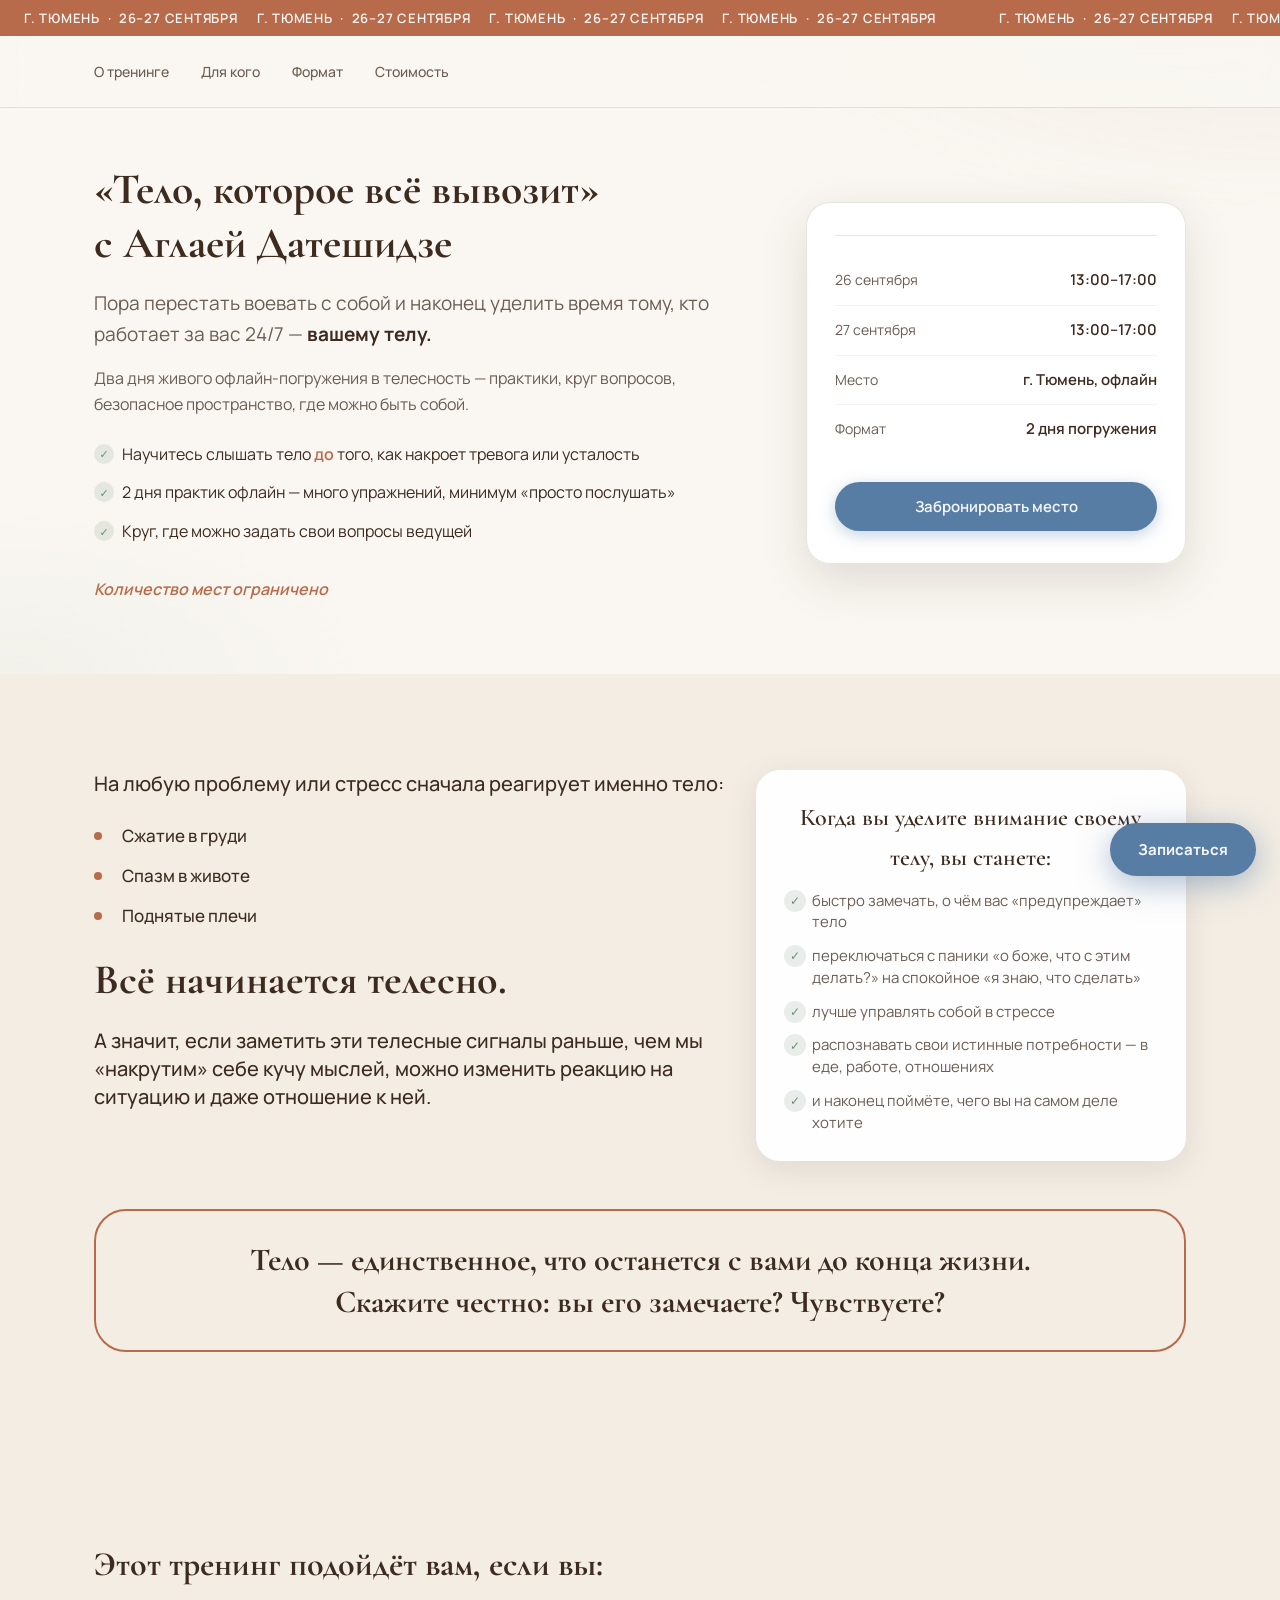
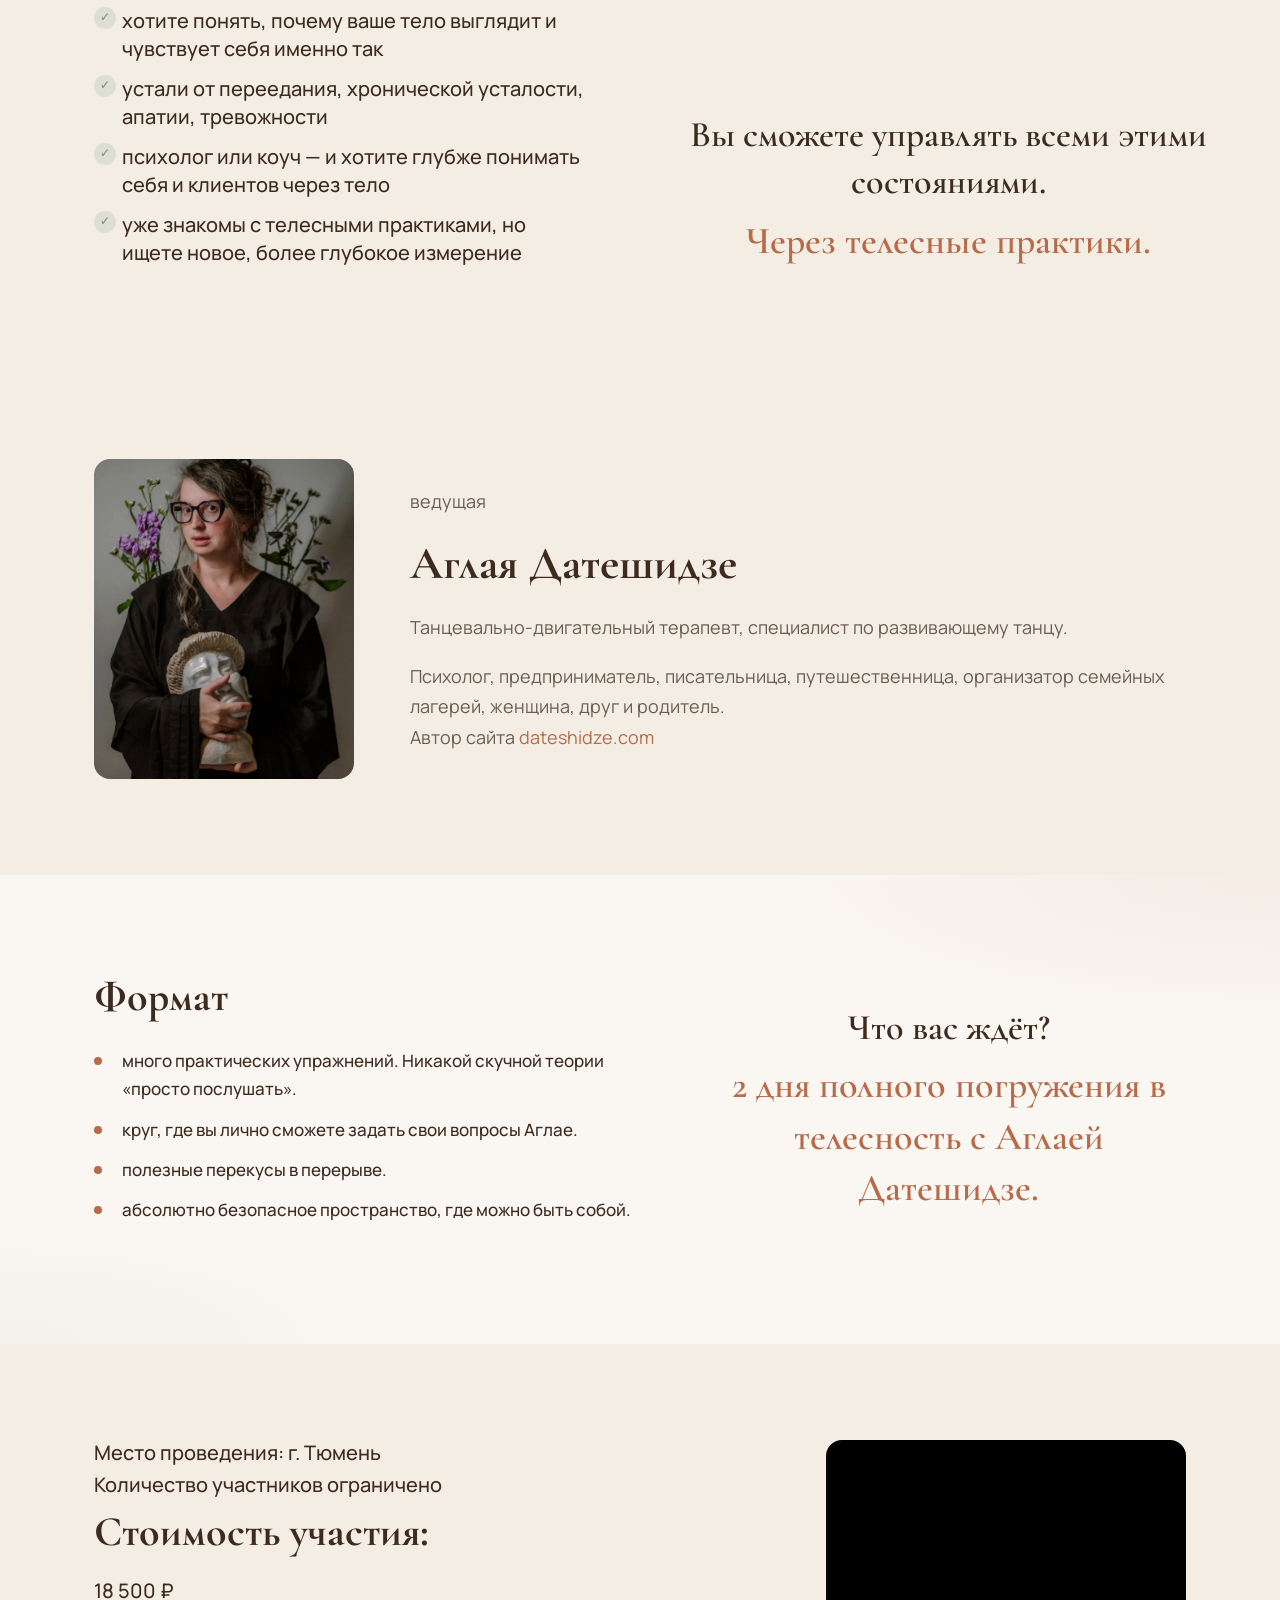
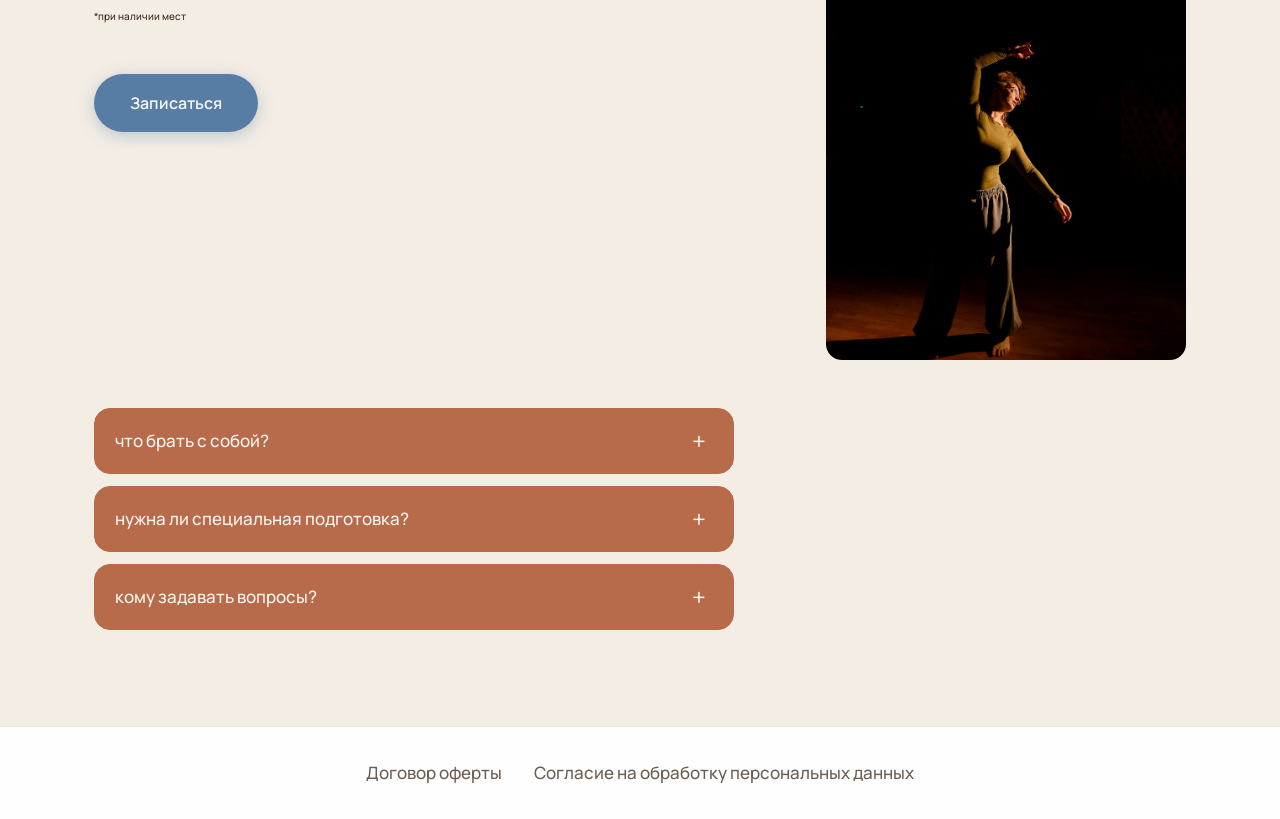
<file: index.html>
<!DOCTYPE html>
<html lang="ru">
<head>
  <meta charset="UTF-8">
  <meta name="viewport" content="width=device-width, initial-scale=1.0">
  <title>Тело, которое всё вывозит — офлайн-тренинг в Тюмени | Аглая Датешидзе</title>
  <meta name="description" content="Офлайн-тренинг 26–27 сентября в Тюмени. Телесные практики с Аглаей Датешидзе. Стоимость участия 18 500 ₽.">
  <link rel="icon" href="favicon.png" type="image/png" sizes="32x32">
  <link rel="icon" href="favicon.svg" type="image/svg+xml">
  <link rel="apple-touch-icon" href="apple-touch-icon.png" sizes="180x180">
  <link rel="preconnect" href="https://fonts.googleapis.com">
  <link rel="preconnect" href="https://fonts.gstatic.com" crossorigin>
  <link href="https://fonts.googleapis.com/css2?family=Cormorant+Garamond:ital,wght@0,400;0,600;0,700;1,400&family=Manrope:wght@400;500;600;700&display=swap" rel="stylesheet">
  <link rel="stylesheet" href="styles.css">
</head>
<body>
  <div class="ticker" aria-hidden="true">
    <div class="ticker__track">
      <span>г. Тюмень &nbsp;·&nbsp; 26–27 сентября &nbsp;&nbsp;&nbsp; г. Тюмень &nbsp;·&nbsp; 26–27 сентября &nbsp;&nbsp;&nbsp; г. Тюмень &nbsp;·&nbsp; 26–27 сентября &nbsp;&nbsp;&nbsp; г. Тюмень &nbsp;·&nbsp; 26–27 сентября &nbsp;&nbsp;&nbsp;</span>
      <span>г. Тюмень &nbsp;·&nbsp; 26–27 сентября &nbsp;&nbsp;&nbsp; г. Тюмень &nbsp;·&nbsp; 26–27 сентября &nbsp;&nbsp;&nbsp; г. Тюмень &nbsp;·&nbsp; 26–27 сентября &nbsp;&nbsp;&nbsp; г. Тюмень &nbsp;·&nbsp; 26–27 сентября &nbsp;&nbsp;&nbsp;</span>
    </div>
  </div>

  <header class="header">
    <div class="container header__inner">
      <nav class="nav">
        <a href="#about">О тренинге</a>
        <a href="#for-whom">Для кого</a>
        <a href="#format">Формат</a>
        <a href="#price">Стоимость</a>
      </nav>
      <button class="burger" aria-label="Меню" aria-expanded="false">
        <span></span><span></span><span></span>
      </button>
    </div>
  </header>

  <main>
    <!-- Hero -->
    <section class="hero">
      <div class="container hero__grid">
        <div class="hero__main">
          <h1 class="hero__heading">
            <span class="hero__heading-title">«Тело, которое всё вывозит»</span>
            <span class="hero__heading-meta">с Аглаей Датешидзе</span>
          </h1>

          <p class="hero__hook">
            Пора перестать воевать с собой и наконец уделить время тому, кто работает за вас 24/7 — <strong>вашему телу.</strong>
          </p>
          <p class="hero__training-lead">
            Два дня живого офлайн-погружения в телесность — практики, круг вопросов, безопасное пространство, где можно быть собой.
          </p>

          <ul class="hero__benefits">
            <li>Научитесь слышать тело <em>до</em> того, как накроет тревога или усталость</li>
            <li>2 дня практик офлайн — много упражнений, минимум «просто послушать»</li>
            <li>Круг, где можно задать свои вопросы ведущей</li>
          </ul>
          <p class="hero__note">Количество мест ограничено</p>
        </div>

        <aside class="hero__card" aria-label="Информация о тренинге">
          <div class="hero__card-divider"></div>

          <ul class="hero__card-details">
            <li>
              <span class="hero__card-label">26 сентября</span>
              <span class="hero__card-value">13:00–17:00</span>
            </li>
            <li>
              <span class="hero__card-label">27 сентября</span>
              <span class="hero__card-value">13:00–17:00</span>
            </li>
            <li>
              <span class="hero__card-label">Место</span>
              <span class="hero__card-value">г. Тюмень, офлайн</span>
            </li>
            <li>
              <span class="hero__card-label">Формат</span>
              <span class="hero__card-value">2 дня погружения</span>
            </li>
          </ul>

          <button class="btn btn--primary btn--full hero__card-cta" data-open-modal>Забронировать место</button>
        </aside>
      </div>
    </section>

    <!-- Body signals -->
    <section class="section section--cream" id="about">
      <div class="container">
        <div class="two-col two-col--about">
          <div>
            <p class="section__lead about__signals-lead">На любую проблему или стресс сначала реагирует именно тело:</p>
            <ul class="symptoms">
              <li>Сжатие в груди</li>
              <li>Спазм в животе</li>
              <li>Поднятые плечи</li>
            </ul>
            <h2 class="section__title">Всё начинается телесно.</h2>
            <p class="section__text about__signals-text">
              А значит, если заметить эти телесные сигналы раньше, чем мы «накрутим» себе кучу мыслей,
              можно изменить реакцию на ситуацию и даже отношение к ней.
            </p>
          </div>
          <div class="benefits">
            <h3 class="benefits__title">Когда вы уделите внимание своему телу, вы станете:</h3>
            <ul class="benefits__list">
              <li>быстро замечать, о чём вас «предупреждает» тело</li>
              <li>переключаться с паники «о боже, что с этим делать?» на спокойное «я знаю, что сделать»</li>
              <li>лучше управлять собой в стрессе</li>
              <li>распознавать свои истинные потребности — в еде, работе, отношениях</li>
              <li>и наконец поймёте, чего вы на самом деле хотите</li>
            </ul>
          </div>
        </div>
        <p class="section__highlight">
          Тело — единственное, что останется с вами до конца жизни.<br>
          Скажите честно: вы его замечаете? Чувствуете?
        </p>
      </div>
    </section>

    <!-- For whom -->
    <section class="section section--cream" id="for-whom">
      <div class="container">
        <div class="two-col two-col--about">
          <div class="benefits">
            <h2 class="section__title for-whom__title">Этот тренинг подойдёт вам, если вы:</h2>
            <ul class="benefits__list">
              <li>хотите понять, почему ваше тело выглядит и чувствует себя именно так</li>
              <li>устали от переедания, хронической усталости, апатии, тревожности</li>
              <li>психолог или коуч — и хотите глубже понимать себя и клиентов через тело</li>
              <li>уже знакомы с телесными практиками, но ищете новое, более глубокое измерение</li>
            </ul>
          </div>
          <div class="benefits">
            <div class="for-whom__aside">
              <p class="for-whom__lead">
                <span class="for-whom__lead-line">Вы сможете управлять всеми этими состояниями.</span>
                <span class="for-whom__lead-accent">Через телесные практики.</span>
              </p>
            </div>
          </div>
        </div>
      </div>
    </section>

    <!-- Host -->
    <section class="section section--cream" id="host">
      <div class="container">
        <div class="trainer">
          <img
            class="trainer__photo"
            src="asstes/ea8ab05f-acf3-4a86-8674-38b4af8fc51d.jpg"
            alt="Аглая Датешидзе — танцевально-двигательный терапевт"
            width="520"
            height="640"
            loading="lazy"
          >
          <div class="trainer__info">
            <p class="trainer__desc trainer__label">ведущая</p>
            <h2 class="trainer__name">Аглая Датешидзе</h2>
            <p class="trainer__role">Танцевально-двигательный терапевт, специалист по развивающему танцу.</p>
            <p class="trainer__desc">
              Психолог, предприниматель, писательница, путешественница, организатор семейных лагерей, женщина, друг и родитель.
            </p>
            <p class="trainer__desc">
              Автор сайта <a href="https://dateshidze.com" target="_blank" rel="noopener">dateshidze.com</a>
            </p>
          </div>
        </div>
      </div>
    </section>

    <!-- Format -->
    <section class="section section--hero-bg" id="format">
      <div class="container">
        <div class="format-grid">
          <div>
            <h2 class="section__title">Формат</h2>
            <ul class="symptoms">
              <li>много практических упражнений. Никакой скучной теории «просто послушать».</li>
              <li>круг, где вы лично сможете задать свои вопросы Аглае.</li>
              <li>полезные перекусы в перерыве.</li>
              <li>абсолютно безопасное пространство, где можно быть собой.</li>
            </ul>
          </div>
          <div class="format-teaser">
            <p class="for-whom__lead">
              <span class="for-whom__lead-line">Что вас ждёт?</span>
              <span class="for-whom__lead-accent">2 дня полного погружения в телесность с Аглаей Датешидзе.</span>
            </p>
          </div>
        </div>
      </div>
    </section>

    <!-- Price -->
    <section class="section section--price" id="price">
      <div class="container">
        <div class="price-grid">
          <div class="price-block">
            <p class="section__text">Место проведения: г. Тюмень</p>
            <p class="section__text">Количество участников ограничено</p>
            <h2 class="section__title">Стоимость участия:</h2>
            <p class="section__text">18 500 ₽</p>
            <p class="section__text price-block__note">*при наличии мест</p>
            <button class="btn btn--primary btn--lg" data-open-modal>Записаться</button>
          </div>
          <img
            class="price-block__figure reveal-accent"
            src="asstes/AGL_2365_resized.jpg"
            alt="Телесная практика на тренинге"
            width="1707"
            height="2560"
            loading="lazy"
          >
        </div>

        <div class="prep-accordions" id="preparation">
          <div class="prep-accordion">
            <button
              type="button"
              class="prep-accordion__trigger"
              aria-expanded="false"
              aria-controls="prep-panel-what"
              id="prep-trigger-what"
            >
              <span class="prep-accordion__label">что брать с собой?</span>
              <span class="prep-accordion__icon" aria-hidden="true">+</span>
            </button>
            <div class="prep-accordion__panel" id="prep-panel-what" role="region" aria-labelledby="prep-trigger-what" aria-hidden="true">
              <div class="prep-accordion__panel-inner">
                <ul class="prep-list">
                  <li>Одежду, в которой удобно валяться на полу;</li>
                  <li>Одежду слоями, чтобы можно было снимать и одевать, если будет жарко или холодно;</li>
                  <li>Теплые носки, если будет прохладно;</li>
                  <li>Блокнот, ручку для записей;</li>
                  <li>Перекус по желанию;</li>
                </ul>
              </div>
            </div>
          </div>

          <div class="prep-accordion">
            <button
              type="button"
              class="prep-accordion__trigger"
              aria-expanded="false"
              aria-controls="prep-panel-prep"
              id="prep-trigger-prep"
            >
              <span class="prep-accordion__label">нужна ли специальная подготовка?</span>
              <span class="prep-accordion__icon" aria-hidden="true">+</span>
            </button>
            <div class="prep-accordion__panel" id="prep-panel-prep" role="region" aria-labelledby="prep-trigger-prep" aria-hidden="true">
              <div class="prep-accordion__panel-inner">
                <ul class="prep-list">
                  <li>Специальной подготовки не нужно.</li>
                  <li>Не важно, какое у вас тело</li>
                  <li>Приходите таким, какой вы есть.</li>
                </ul>
              </div>
            </div>
          </div>

          <div class="prep-accordion">
            <button
              type="button"
              class="prep-accordion__trigger"
              aria-expanded="false"
              aria-controls="prep-panel-contact"
              id="prep-trigger-contact"
            >
              <span class="prep-accordion__label">кому задавать вопросы?</span>
              <span class="prep-accordion__icon" aria-hidden="true">+</span>
            </button>
            <div class="prep-accordion__panel" id="prep-panel-contact" role="region" aria-labelledby="prep-trigger-contact" aria-hidden="true">
              <div class="prep-accordion__panel-inner">
                <div class="prep-contact">
                  <p class="prep-contact__name">Аида Баймухаметова</p>
                  <a href="tel:+79829878030" class="prep-contact__phone">+7 982 987 8030</a>
                  <p class="prep-contact__messengers">
                    <a href="https://max.ru/u/f9LHodD0cOL-YbWj7SKU2B9SWe9PIhrNJ-Nbiwx6v4zHyWGRqbcceXVWKBo" target="_blank" rel="noopener">MAX</a>
                    <span class="prep-contact__sep">|</span>
                    <a href="https://vk.ru/id412170144" target="_blank" rel="noopener">ВК</a>
                  </p>
                </div>
              </div>
            </div>
          </div>
        </div>
      </div>
    </section>
  </main>

  <footer class="footer">
    <div class="container footer__inner">
      <nav class="footer__links">
        <a href="offer.html">Договор оферты</a>
        <a href="privacy.html">Согласие на обработку персональных данных</a>
      </nav>
    </div>
  </footer>

  <!-- Floating CTA -->
  <button class="floating-cta" data-open-modal aria-label="Записаться на тренинг">
    Записаться
  </button>

  <!-- Modal -->
  <div class="modal" id="registration-modal" aria-hidden="true">
    <div class="modal__overlay" data-close-modal></div>
    <div class="modal__dialog" role="dialog" aria-labelledby="modal-title">
      <button class="modal__close" data-close-modal aria-label="Закрыть">&times;</button>
      <h2 id="modal-title" class="modal__title">Записаться на тренинг</h2>
      <p class="modal__subtitle">«Тело, которое всё вывозит» — 26–27 сентября, Тюмень</p>
      <p class="modal__hint">Выберите удобный мессенджер для связи</p>
      <div class="messenger-picker">
        <a class="messenger-btn messenger-btn--max" data-messenger="max" target="_blank" rel="noopener noreferrer" hidden>
          <span class="messenger-btn__icon messenger-btn__icon--brand" aria-hidden="true">
            <img src="asstes/max-logo.png" alt="" width="44" height="44" loading="lazy">
          </span>
          MAX
        </a>
        <a class="messenger-btn messenger-btn--vk" data-messenger="vk" target="_blank" rel="noopener noreferrer" hidden>
          <span class="messenger-btn__icon messenger-btn__icon--brand" aria-hidden="true">
            <img src="asstes/vk-messenger.svg" alt="" width="44" height="44" loading="lazy">
          </span>
          ВКонтакте
        </a>
      </div>
    </div>
  </div>

  <div class="booking-toast" id="booking-toast" role="status" aria-live="polite" hidden></div>

  <script src="config.js"></script>
  <script src="script.js"></script>
</body>
</html>
</file>
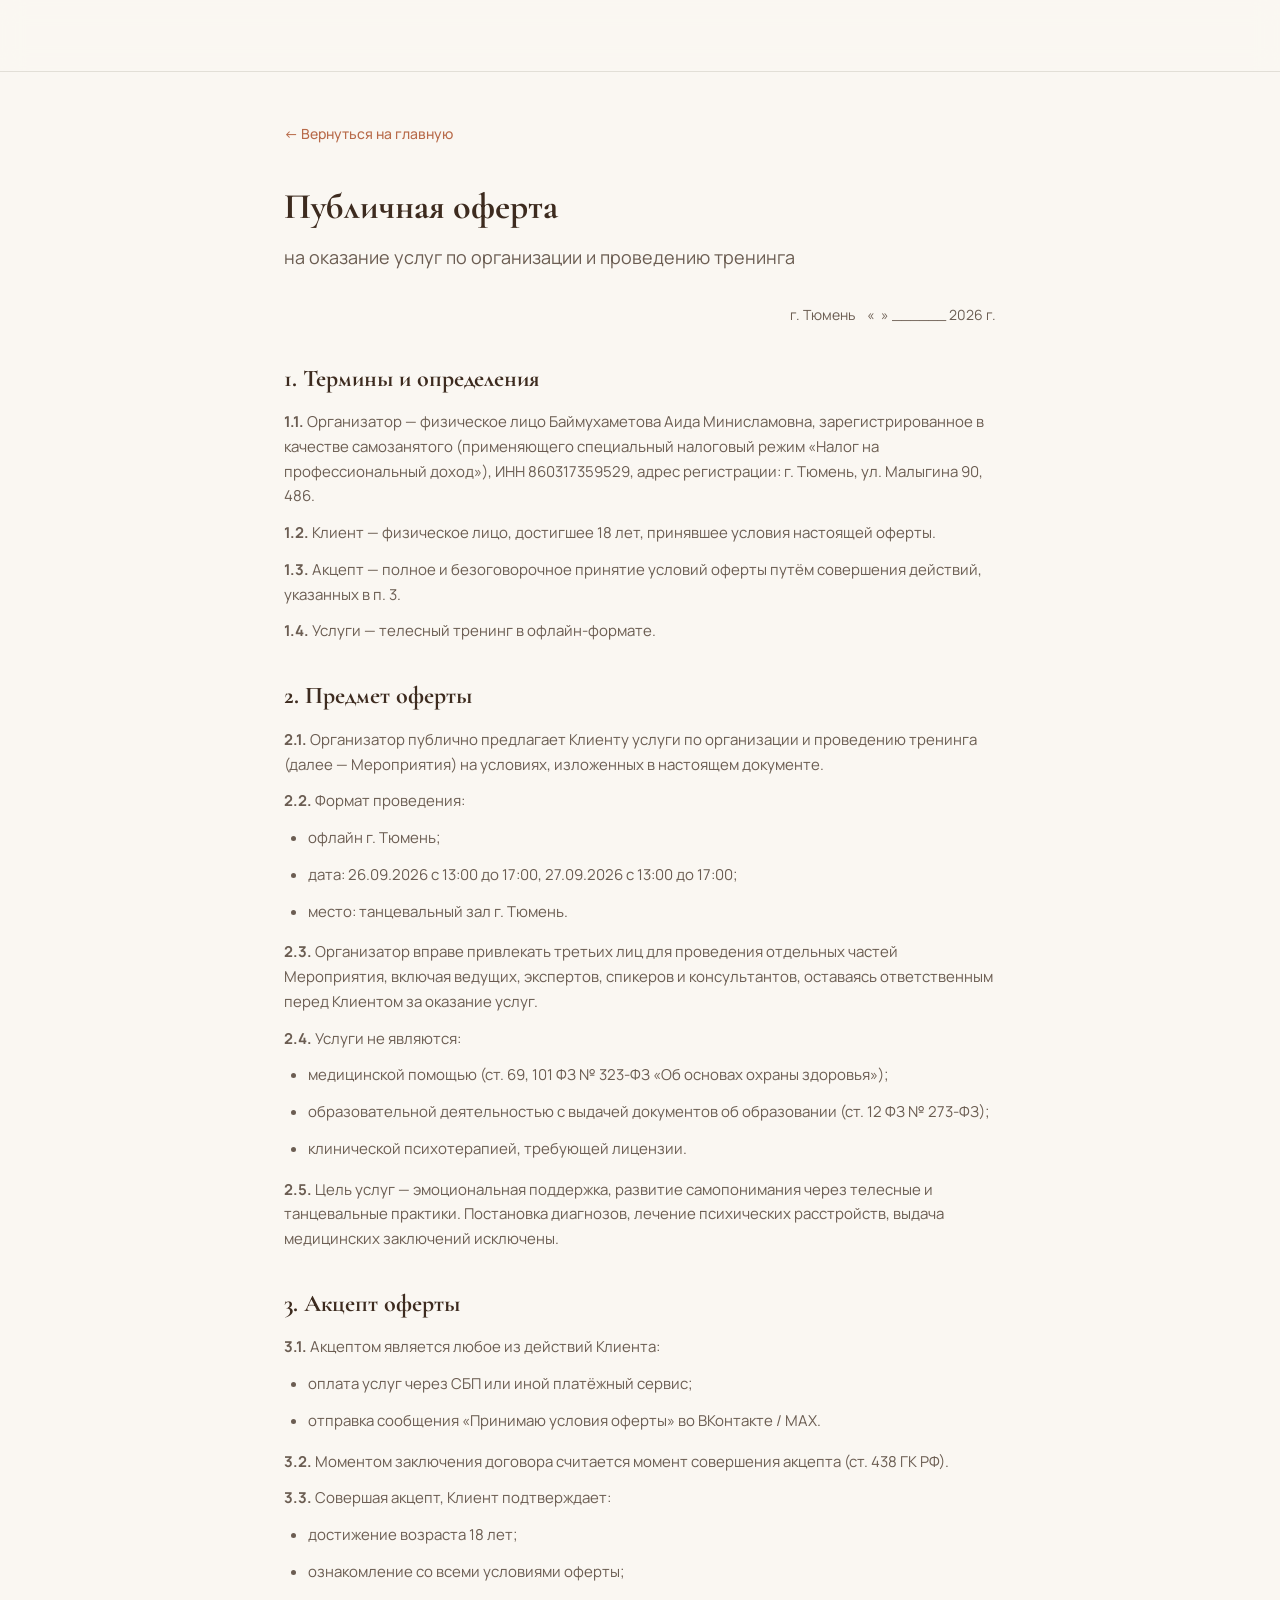
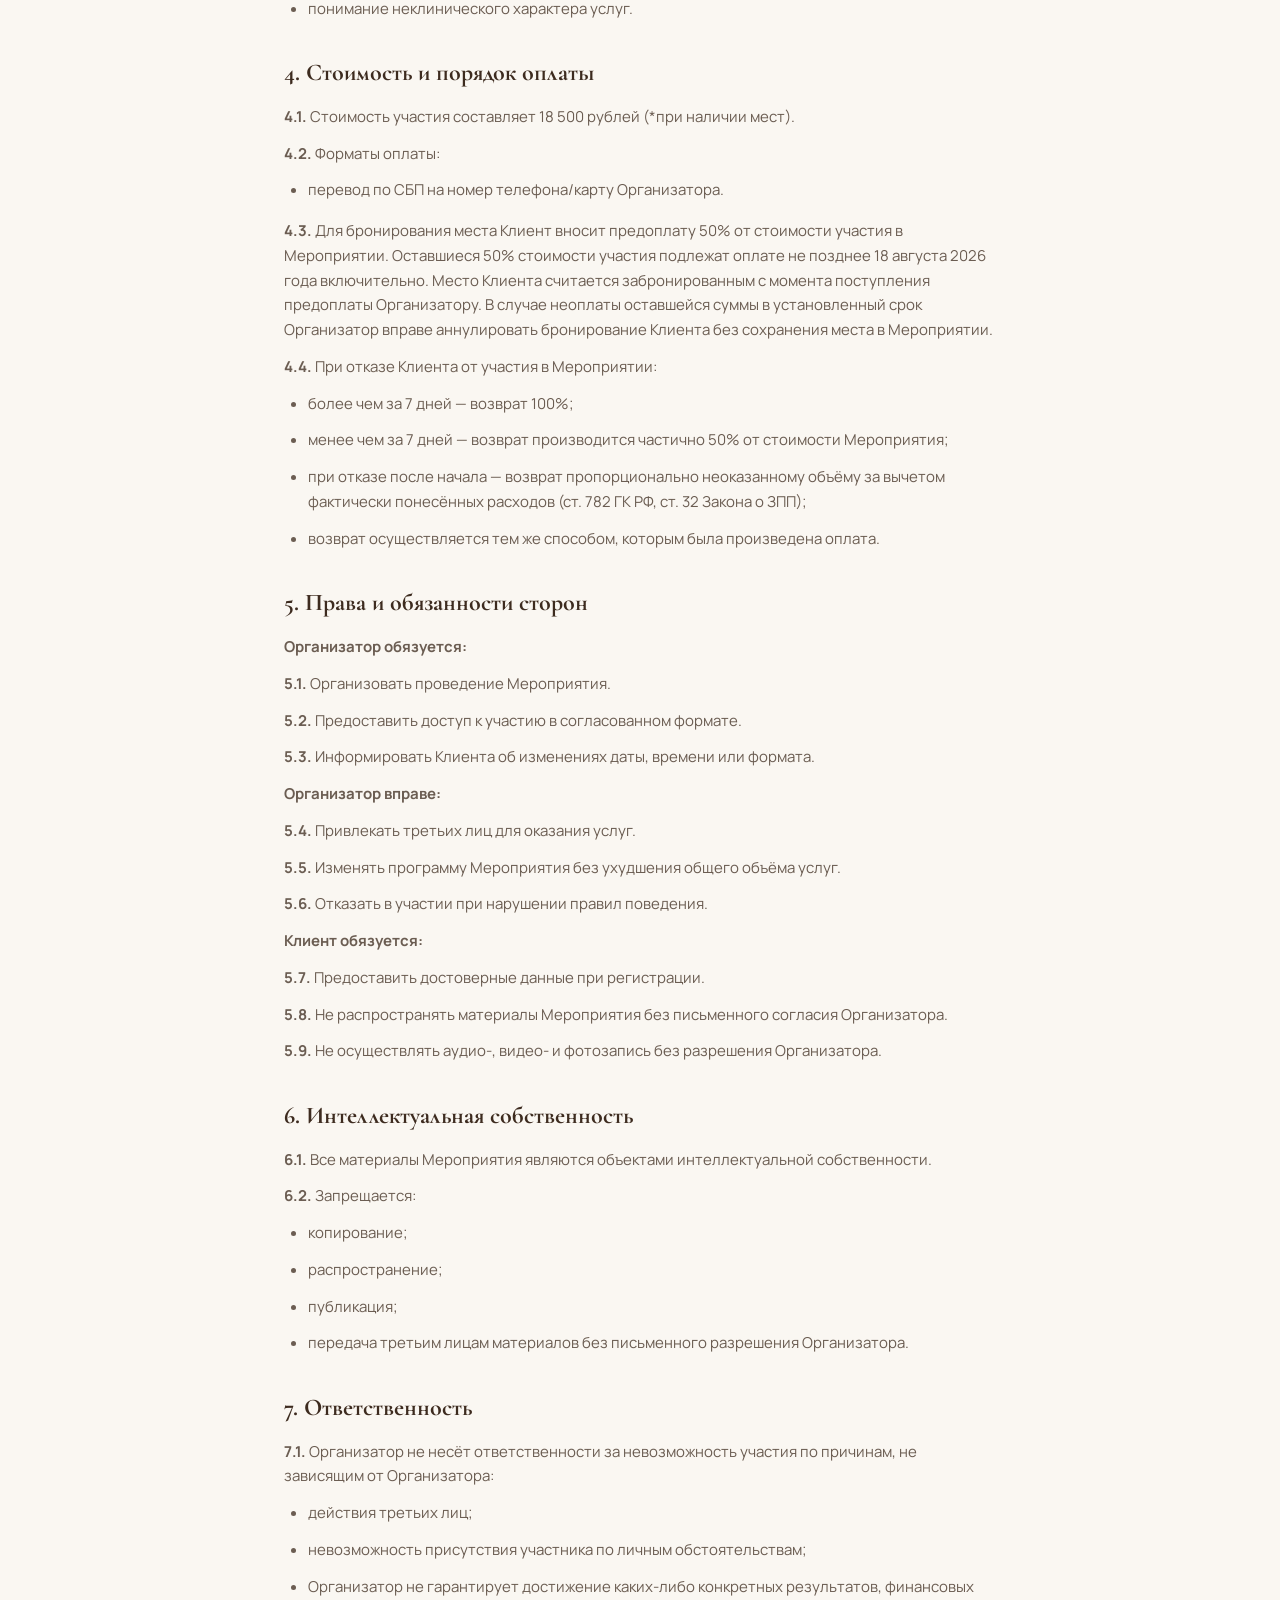
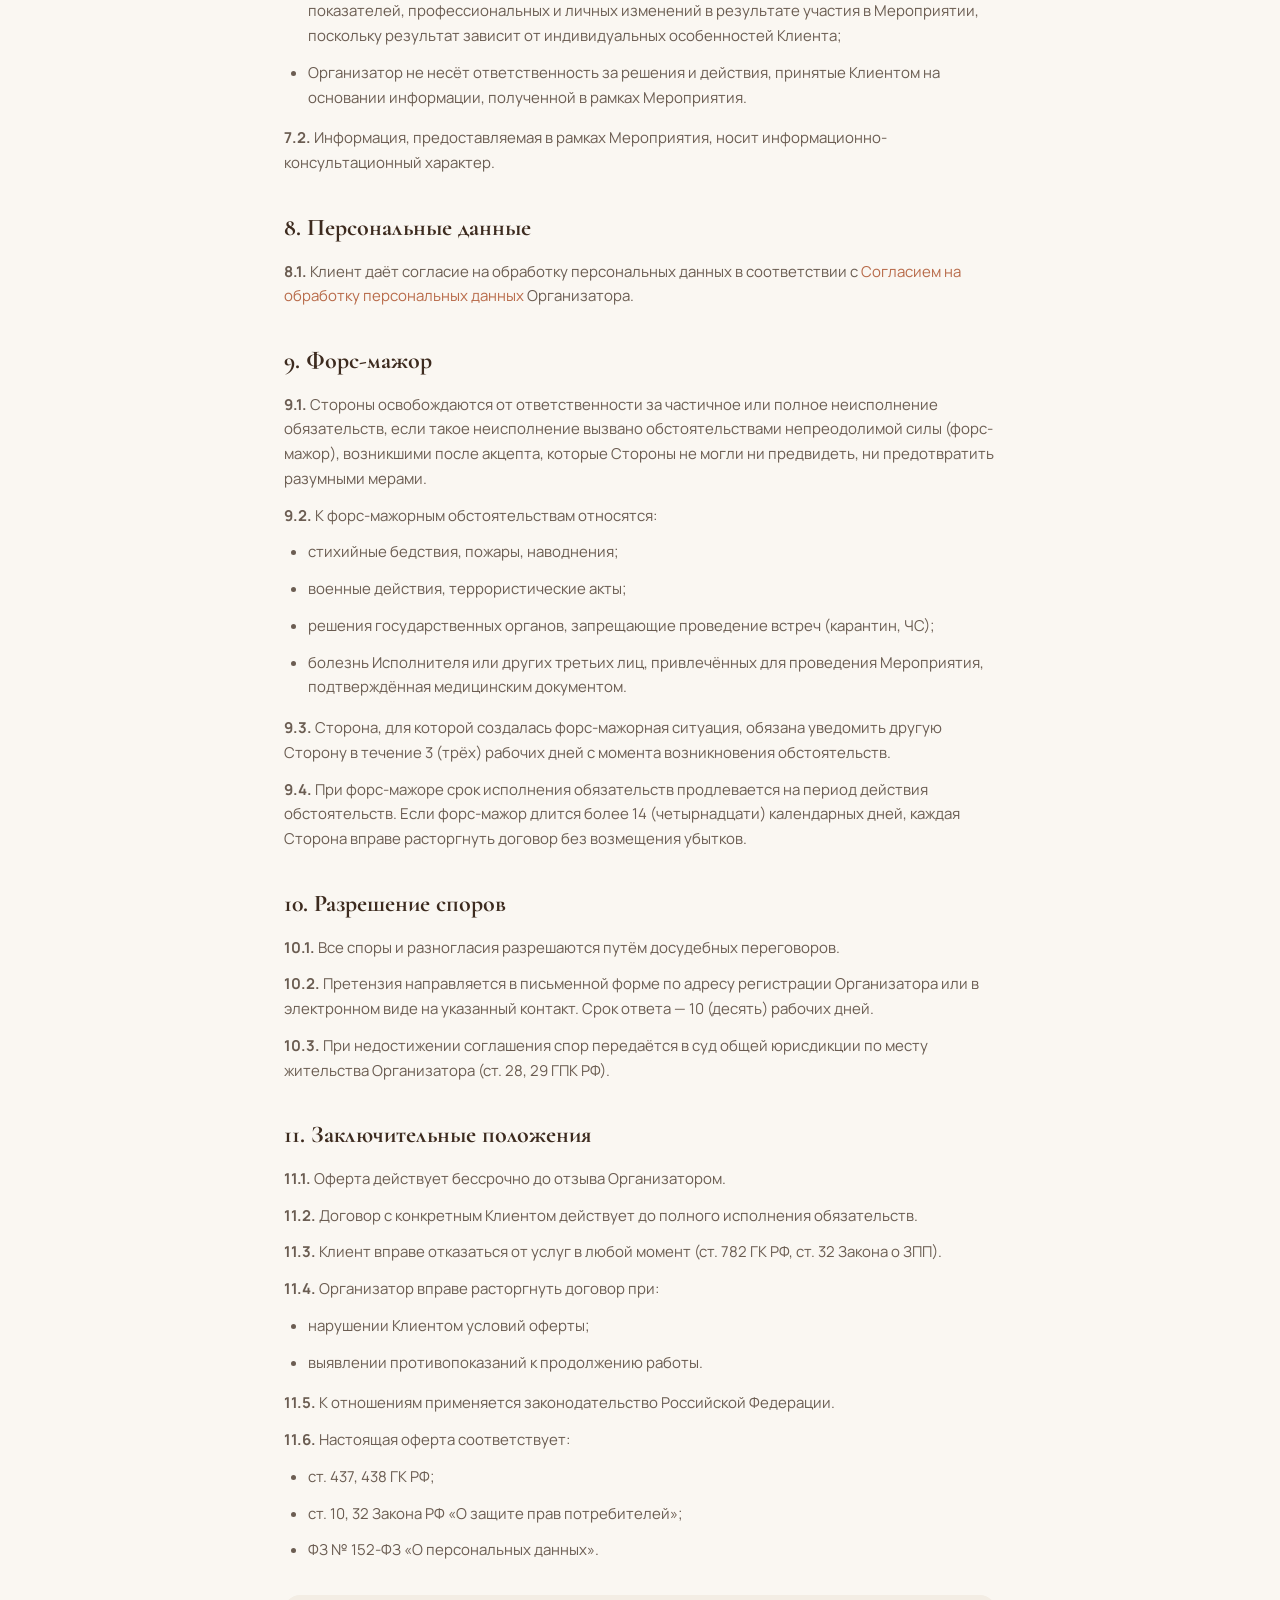
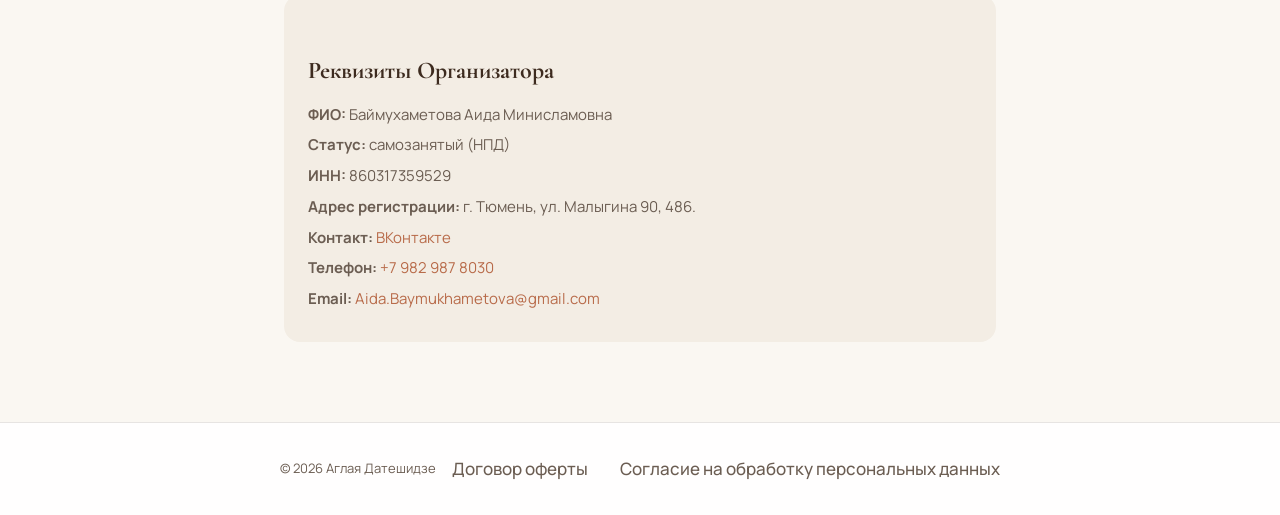
<file: offer.html>
<!DOCTYPE html>
<html lang="ru">
<head>
  <meta charset="UTF-8">
  <meta name="viewport" content="width=device-width, initial-scale=1.0">
  <title>Договор оферты — Аглая Датешидзе</title>
  <link rel="icon" href="favicon.png" type="image/png" sizes="32x32">
  <link rel="icon" href="favicon.svg" type="image/svg+xml">
  <link rel="apple-touch-icon" href="apple-touch-icon.png" sizes="180x180">
  <link rel="preconnect" href="https://fonts.googleapis.com">
  <link rel="preconnect" href="https://fonts.gstatic.com" crossorigin>
  <link href="https://fonts.googleapis.com/css2?family=Cormorant+Garamond:wght@600;700&family=Manrope:wght@400;500&display=swap" rel="stylesheet">
  <link rel="stylesheet" href="styles.css">
</head>
<body>
  <header class="header">
    <div class="container header__inner"></div>
  </header>

  <main class="legal-page">
    <div class="container" style="max-width: 760px;">
      <a href="index.html" class="legal-back">&larr; Вернуться на главную</a>
      <h1>Публичная оферта</h1>
      <p class="legal-subtitle">на оказание услуг по организации и проведению тренинга</p>
      <p class="legal-meta">г. Тюмень &nbsp;&nbsp; «&nbsp;&nbsp;» ______ 2026 г.</p>

      <h2>1. Термины и определения</h2>
      <p><strong>1.1.</strong> Организатор — физическое лицо Баймухаметова Аида Минисламовна, зарегистрированное в качестве самозанятого (применяющего специальный налоговый режим «Налог на профессиональный доход»), ИНН 860317359529, адрес регистрации: г. Тюмень, ул. Малыгина 90, 486.</p>
      <p><strong>1.2.</strong> Клиент — физическое лицо, достигшее 18 лет, принявшее условия настоящей оферты.</p>
      <p><strong>1.3.</strong> Акцепт — полное и безоговорочное принятие условий оферты путём совершения действий, указанных в п. 3.</p>
      <p><strong>1.4.</strong> Услуги — телесный тренинг в офлайн-формате.</p>

      <h2>2. Предмет оферты</h2>
      <p><strong>2.1.</strong> Организатор публично предлагает Клиенту услуги по организации и проведению тренинга (далее — Мероприятия) на условиях, изложенных в настоящем документе.</p>
      <p><strong>2.2.</strong> Формат проведения:</p>
      <ul>
        <li>офлайн г. Тюмень;</li>
        <li>дата: 26.09.2026 с 13:00 до 17:00, 27.09.2026 с 13:00 до 17:00;</li>
        <li>место: танцевальный зал г. Тюмень.</li>
      </ul>
      <p><strong>2.3.</strong> Организатор вправе привлекать третьих лиц для проведения отдельных частей Мероприятия, включая ведущих, экспертов, спикеров и консультантов, оставаясь ответственным перед Клиентом за оказание услуг.</p>
      <p><strong>2.4.</strong> Услуги не являются:</p>
      <ul>
        <li>медицинской помощью (ст. 69, 101 ФЗ № 323-ФЗ «Об основах охраны здоровья»);</li>
        <li>образовательной деятельностью с выдачей документов об образовании (ст. 12 ФЗ № 273-ФЗ);</li>
        <li>клинической психотерапией, требующей лицензии.</li>
      </ul>
      <p><strong>2.5.</strong> Цель услуг — эмоциональная поддержка, развитие самопонимания через телесные и танцевальные практики. Постановка диагнозов, лечение психических расстройств, выдача медицинских заключений исключены.</p>

      <h2>3. Акцепт оферты</h2>
      <p><strong>3.1.</strong> Акцептом является любое из действий Клиента:</p>
      <ul>
        <li>оплата услуг через СБП или иной платёжный сервис;</li>
        <li>отправка сообщения «Принимаю условия оферты» во ВКонтакте / MAX.</li>
      </ul>
      <p><strong>3.2.</strong> Моментом заключения договора считается момент совершения акцепта (ст. 438 ГК РФ).</p>
      <p><strong>3.3.</strong> Совершая акцепт, Клиент подтверждает:</p>
      <ul>
        <li>достижение возраста 18 лет;</li>
        <li>ознакомление со всеми условиями оферты;</li>
        <li>понимание неклинического характера услуг.</li>
      </ul>

      <h2>4. Стоимость и порядок оплаты</h2>
      <p><strong>4.1.</strong> Стоимость участия составляет 18 500 рублей (*при наличии мест).</p>
      <p><strong>4.2.</strong> Форматы оплаты:</p>
      <ul>
        <li>перевод по СБП на номер телефона/карту Организатора.</li>
      </ul>
      <p><strong>4.3.</strong> Для бронирования места Клиент вносит предоплату 50% от стоимости участия в Мероприятии. Оставшиеся 50% стоимости участия подлежат оплате не позднее 18 августа 2026 года включительно. Место Клиента считается забронированным с момента поступления предоплаты Организатору. В случае неоплаты оставшейся суммы в установленный срок Организатор вправе аннулировать бронирование Клиента без сохранения места в Мероприятии.</p>
      <p><strong>4.4.</strong> При отказе Клиента от участия в Мероприятии:</p>
      <ul>
        <li>более чем за 7 дней — возврат 100%;</li>
        <li>менее чем за 7 дней — возврат производится частично 50% от стоимости Мероприятия;</li>
        <li>при отказе после начала — возврат пропорционально неоказанному объёму за вычетом фактически понесённых расходов (ст. 782 ГК РФ, ст. 32 Закона о ЗПП);</li>
        <li>возврат осуществляется тем же способом, которым была произведена оплата.</li>
      </ul>

      <h2>5. Права и обязанности сторон</h2>
      <p><strong>Организатор обязуется:</strong></p>
      <p><strong>5.1.</strong> Организовать проведение Мероприятия.</p>
      <p><strong>5.2.</strong> Предоставить доступ к участию в согласованном формате.</p>
      <p><strong>5.3.</strong> Информировать Клиента об изменениях даты, времени или формата.</p>
      <p><strong>Организатор вправе:</strong></p>
      <p><strong>5.4.</strong> Привлекать третьих лиц для оказания услуг.</p>
      <p><strong>5.5.</strong> Изменять программу Мероприятия без ухудшения общего объёма услуг.</p>
      <p><strong>5.6.</strong> Отказать в участии при нарушении правил поведения.</p>
      <p><strong>Клиент обязуется:</strong></p>
      <p><strong>5.7.</strong> Предоставить достоверные данные при регистрации.</p>
      <p><strong>5.8.</strong> Не распространять материалы Мероприятия без письменного согласия Организатора.</p>
      <p><strong>5.9.</strong> Не осуществлять аудио-, видео- и фотозапись без разрешения Организатора.</p>

      <h2>6. Интеллектуальная собственность</h2>
      <p><strong>6.1.</strong> Все материалы Мероприятия являются объектами интеллектуальной собственности.</p>
      <p><strong>6.2.</strong> Запрещается:</p>
      <ul>
        <li>копирование;</li>
        <li>распространение;</li>
        <li>публикация;</li>
        <li>передача третьим лицам материалов без письменного разрешения Организатора.</li>
      </ul>

      <h2>7. Ответственность</h2>
      <p><strong>7.1.</strong> Организатор не несёт ответственности за невозможность участия по причинам, не зависящим от Организатора:</p>
      <ul>
        <li>действия третьих лиц;</li>
        <li>невозможность присутствия участника по личным обстоятельствам;</li>
        <li>Организатор не гарантирует достижение каких-либо конкретных результатов, финансовых показателей, профессиональных и личных изменений в результате участия в Мероприятии, поскольку результат зависит от индивидуальных особенностей Клиента;</li>
        <li>Организатор не несёт ответственность за решения и действия, принятые Клиентом на основании информации, полученной в рамках Мероприятия.</li>
      </ul>
      <p><strong>7.2.</strong> Информация, предоставляемая в рамках Мероприятия, носит информационно-консультационный характер.</p>

      <h2>8. Персональные данные</h2>
      <p><strong>8.1.</strong> Клиент даёт согласие на обработку персональных данных в соответствии с <a href="privacy.html">Согласием на обработку персональных данных</a> Организатора.</p>

      <h2>9. Форс-мажор</h2>
      <p><strong>9.1.</strong> Стороны освобождаются от ответственности за частичное или полное неисполнение обязательств, если такое неисполнение вызвано обстоятельствами непреодолимой силы (форс-мажор), возникшими после акцепта, которые Стороны не могли ни предвидеть, ни предотвратить разумными мерами.</p>
      <p><strong>9.2.</strong> К форс-мажорным обстоятельствам относятся:</p>
      <ul>
        <li>стихийные бедствия, пожары, наводнения;</li>
        <li>военные действия, террористические акты;</li>
        <li>решения государственных органов, запрещающие проведение встреч (карантин, ЧС);</li>
        <li>болезнь Исполнителя или других третьих лиц, привлечённых для проведения Мероприятия, подтверждённая медицинским документом.</li>
      </ul>
      <p><strong>9.3.</strong> Сторона, для которой создалась форс-мажорная ситуация, обязана уведомить другую Сторону в течение 3 (трёх) рабочих дней с момента возникновения обстоятельств.</p>
      <p><strong>9.4.</strong> При форс-мажоре срок исполнения обязательств продлевается на период действия обстоятельств. Если форс-мажор длится более 14 (четырнадцати) календарных дней, каждая Сторона вправе расторгнуть договор без возмещения убытков.</p>

      <h2>10. Разрешение споров</h2>
      <p><strong>10.1.</strong> Все споры и разногласия разрешаются путём досудебных переговоров.</p>
      <p><strong>10.2.</strong> Претензия направляется в письменной форме по адресу регистрации Организатора или в электронном виде на указанный контакт. Срок ответа — 10 (десять) рабочих дней.</p>
      <p><strong>10.3.</strong> При недостижении соглашения спор передаётся в суд общей юрисдикции по месту жительства Организатора (ст. 28, 29 ГПК РФ).</p>

      <h2>11. Заключительные положения</h2>
      <p><strong>11.1.</strong> Оферта действует бессрочно до отзыва Организатором.</p>
      <p><strong>11.2.</strong> Договор с конкретным Клиентом действует до полного исполнения обязательств.</p>
      <p><strong>11.3.</strong> Клиент вправе отказаться от услуг в любой момент (ст. 782 ГК РФ, ст. 32 Закона о ЗПП).</p>
      <p><strong>11.4.</strong> Организатор вправе расторгнуть договор при:</p>
      <ul>
        <li>нарушении Клиентом условий оферты;</li>
        <li>выявлении противопоказаний к продолжению работы.</li>
      </ul>
      <p><strong>11.5.</strong> К отношениям применяется законодательство Российской Федерации.</p>
      <p><strong>11.6.</strong> Настоящая оферта соответствует:</p>
      <ul>
        <li>ст. 437, 438 ГК РФ;</li>
        <li>ст. 10, 32 Закона РФ «О защите прав потребителей»;</li>
        <li>ФЗ № 152-ФЗ «О персональных данных».</li>
      </ul>

      <div class="legal-requisites">
        <h2>Реквизиты Организатора</h2>
        <p><strong>ФИО:</strong> Баймухаметова Аида Минисламовна</p>
        <p><strong>Статус:</strong> самозанятый (НПД)</p>
        <p><strong>ИНН:</strong> 860317359529</p>
        <p><strong>Адрес регистрации:</strong> г. Тюмень, ул. Малыгина 90, 486.</p>
        <p><strong>Контакт:</strong> <a href="https://vk.ru/id412170144" target="_blank" rel="noopener">ВКонтакте</a></p>
        <p><strong>Телефон:</strong> <a href="tel:+79829878030">+7 982 987 8030</a></p>
        <p><strong>Email:</strong> <a href="mailto:Aida.Baymukhametova@gmail.com">Aida.Baymukhametova@gmail.com</a></p>
      </div>
    </div>
  </main>

  <footer class="footer">
    <div class="container footer__inner">
      <p class="footer__copy">&copy; 2026 Аглая Датешидзе</p>
      <nav class="footer__links">
        <a href="offer.html">Договор оферты</a>
        <a href="privacy.html">Согласие на обработку персональных данных</a>
      </nav>
    </div>
  </footer>
</body>
</html>
</file>
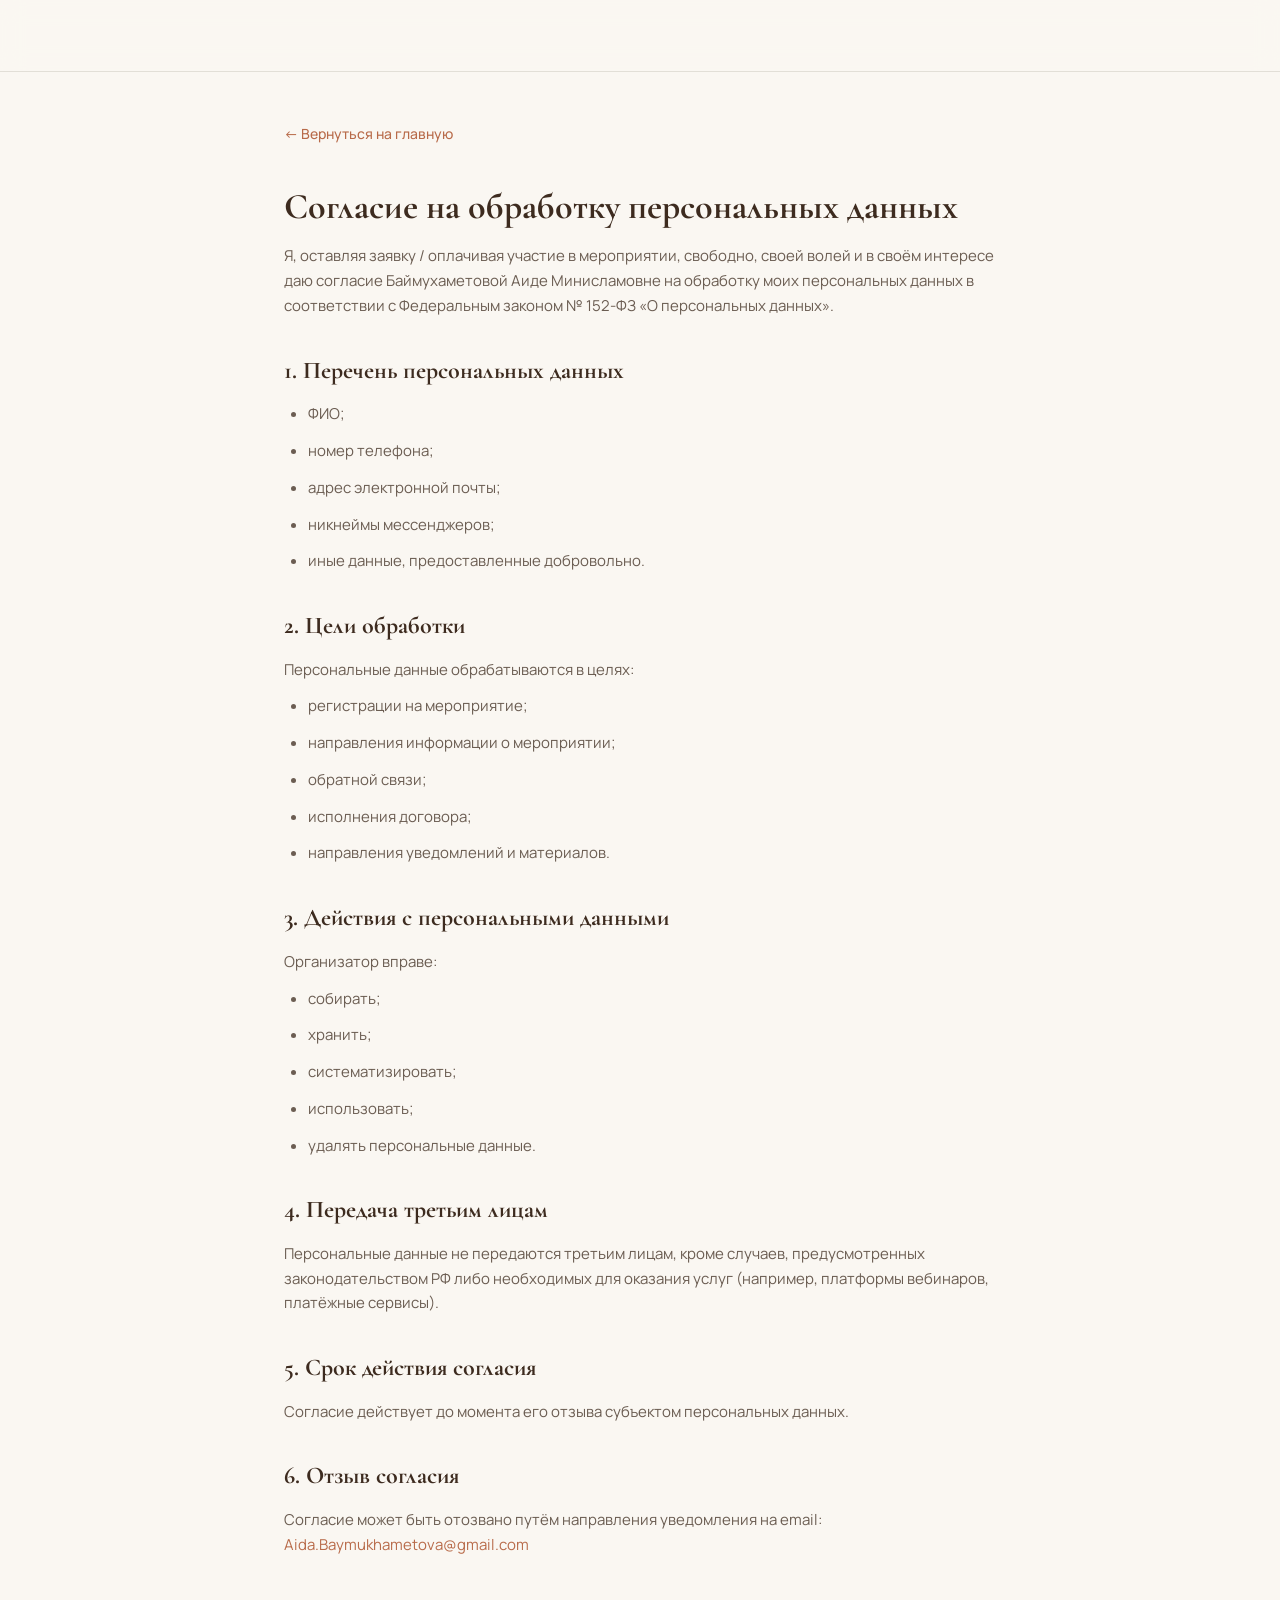
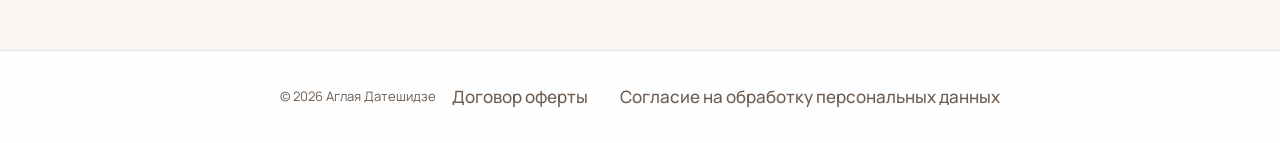
<file: privacy.html>
<!DOCTYPE html>
<html lang="ru">
<head>
  <meta charset="UTF-8">
  <meta name="viewport" content="width=device-width, initial-scale=1.0">
  <title>Согласие на обработку персональных данных — Аглая Датешидзе</title>
  <link rel="icon" href="favicon.png" type="image/png" sizes="32x32">
  <link rel="icon" href="favicon.svg" type="image/svg+xml">
  <link rel="apple-touch-icon" href="apple-touch-icon.png" sizes="180x180">
  <link rel="preconnect" href="https://fonts.googleapis.com">
  <link rel="preconnect" href="https://fonts.gstatic.com" crossorigin>
  <link href="https://fonts.googleapis.com/css2?family=Cormorant+Garamond:wght@600;700&family=Manrope:wght@400;500&display=swap" rel="stylesheet">
  <link rel="stylesheet" href="styles.css">
</head>
<body>
  <header class="header">
    <div class="container header__inner"></div>
  </header>

  <main class="legal-page">
    <div class="container" style="max-width: 760px;">
      <a href="index.html" class="legal-back">&larr; Вернуться на главную</a>
      <h1>Согласие на обработку персональных данных</h1>

      <p>Я, оставляя заявку / оплачивая участие в мероприятии, свободно, своей волей и в своём интересе даю согласие Баймухаметовой Аиде Минисламовне на обработку моих персональных данных в соответствии с Федеральным законом № 152-ФЗ «О персональных данных».</p>

      <h2>1. Перечень персональных данных</h2>
      <ul>
        <li>ФИО;</li>
        <li>номер телефона;</li>
        <li>адрес электронной почты;</li>
        <li>никнеймы мессенджеров;</li>
        <li>иные данные, предоставленные добровольно.</li>
      </ul>

      <h2>2. Цели обработки</h2>
      <p>Персональные данные обрабатываются в целях:</p>
      <ul>
        <li>регистрации на мероприятие;</li>
        <li>направления информации о мероприятии;</li>
        <li>обратной связи;</li>
        <li>исполнения договора;</li>
        <li>направления уведомлений и материалов.</li>
      </ul>

      <h2>3. Действия с персональными данными</h2>
      <p>Организатор вправе:</p>
      <ul>
        <li>собирать;</li>
        <li>хранить;</li>
        <li>систематизировать;</li>
        <li>использовать;</li>
        <li>удалять персональные данные.</li>
      </ul>

      <h2>4. Передача третьим лицам</h2>
      <p>Персональные данные не передаются третьим лицам, кроме случаев, предусмотренных законодательством РФ либо необходимых для оказания услуг (например, платформы вебинаров, платёжные сервисы).</p>

      <h2>5. Срок действия согласия</h2>
      <p>Согласие действует до момента его отзыва субъектом персональных данных.</p>

      <h2>6. Отзыв согласия</h2>
      <p>Согласие может быть отозвано путём направления уведомления на email: <a href="mailto:Aida.Baymukhametova@gmail.com">Aida.Baymukhametova@gmail.com</a></p>
    </div>
  </main>

  <footer class="footer">
    <div class="container footer__inner">
      <p class="footer__copy">&copy; 2026 Аглая Датешидзе</p>
      <nav class="footer__links">
        <a href="offer.html">Договор оферты</a>
        <a href="privacy.html">Согласие на обработку персональных данных</a>
      </nav>
    </div>
  </footer>
</body>
</html>
</file>
<file: styles.css>
/* ===== Variables ===== */
:root {
  --color-bg: #faf7f2;
  --color-bg-cream: #f3ede4;
  --color-primary: #b86b4a;
  --color-primary-dark: #9a5638;
  --color-primary-light: #d4957a;
  --color-accent: #6b8f71;
  --color-accent-light: #8fb396;
  --color-text: #3d2b1f;
  --color-text-muted: #6b5d52;
  --color-white: rgba(255, 255, 255, 0.94);
  --color-border: rgba(61, 43, 31, 0.12);

  --color-register: #587DA5;
  --color-register-dark: #4a6d92;
  --color-early: #5D472F;
  --color-early-dark: #4a3826;

  --font-heading: 'Cormorant Garamond', Georgia, serif;
  --font-body: 'Manrope', system-ui, sans-serif;

  --radius-sm: 8px;
  --radius-md: 16px;
  --radius-lg: 24px;
  --radius-full: 9999px;

  --shadow-sm: 0 2px 8px rgba(61, 43, 31, 0.06);
  --shadow-md: 0 8px 32px rgba(61, 43, 31, 0.1);
  --shadow-lg: 0 16px 48px rgba(61, 43, 31, 0.14);

  --ticker-height: 36px;
  --header-height: 72px;
  --transition: 0.3s ease;
}
/* ===== Reset ===== */
*, *::before, *::after {
  box-sizing: border-box;
  margin: 0;
  padding: 0;
}

html {
  scroll-behavior: smooth;
  scroll-padding-top: calc(var(--ticker-height) + var(--header-height));
  overflow-x: clip;
}

body {
  font-family: var(--font-body);
  font-size: 16px;
  line-height: 1.65;
  color: var(--color-text);
  background-color: var(--color-bg);
  -webkit-font-smoothing: antialiased;
  min-height: 100vh;
  padding-bottom: env(safe-area-inset-bottom, 0);
}

body:not(:has(.ticker)) {
  --ticker-height: 0px;
}

img {
  max-width: 100%;
  display: block;
}

a {
  color: var(--color-primary);
  text-decoration: none;
  transition: color var(--transition);
}

a:hover {
  color: var(--color-primary-dark);
}

ul {
  list-style: none;
}

button {
  font-family: inherit;
  cursor: pointer;
  border: none;
  background: none;
}

.container {
  width: 100%;
  max-width: 1140px;
  margin: 0 auto;
  padding: 0 24px;
}

/* ===== Buttons ===== */
.btn {
  display: inline-flex;
  align-items: center;
  justify-content: center;
  gap: 8px;
  padding: 14px 28px;
  font-size: 15px;
  font-weight: 600;
  border-radius: var(--radius-full);
  transition: all var(--transition);
  white-space: nowrap;
}

.btn--lg {
  padding: 18px 36px;
  font-size: 16px;
}

.btn--full {
  width: 100%;
}

.btn--primary {
  background: var(--color-register);
  color: var(--color-white);
  box-shadow: 0 4px 16px rgba(88, 125, 165, 0.35);
}

.btn--primary:hover {
  background: var(--color-register-dark);
  transform: translateY(-2px);
  box-shadow: 0 6px 24px rgba(88, 125, 165, 0.45);
  color: var(--color-white);
}

/* ===== Ticker ===== */
.ticker {
  position: fixed;
  top: 0;
  left: 0;
  right: 0;
  z-index: 110;
  height: var(--ticker-height);
  background: var(--color-primary);
  color: var(--color-white);
  overflow: hidden;
}

.ticker__track {
  display: flex;
  width: max-content;
  animation: ticker 20s linear infinite;
}

.ticker__track span {
  flex-shrink: 0;
  padding: 0 24px;
  line-height: var(--ticker-height);
  font-size: 13px;
  font-weight: 600;
  letter-spacing: 0.06em;
  text-transform: uppercase;
  white-space: nowrap;
}

@keyframes ticker {
  0% { transform: translateX(0); }
  100% { transform: translateX(-50%); }
}

/* ===== Header ===== */
.header {
  position: fixed;
  top: var(--ticker-height);
  left: 0;
  right: 0;
  z-index: 100;
  height: var(--header-height);
  background: rgba(250, 247, 242, 0.88);
  backdrop-filter: blur(12px);
  -webkit-backdrop-filter: blur(12px);
  border-bottom: 1px solid var(--color-border);
}
.header__inner {
  display: flex;
  align-items: center;
  justify-content: space-between;
  height: 100%;
}

.nav {
  display: flex;
  gap: 32px;
}

.nav a {
  font-size: 14px;
  font-weight: 500;
  color: var(--color-text-muted);
}

.nav a:hover {
  color: var(--color-primary);
}

.burger {
  display: none;
  flex-direction: column;
  gap: 5px;
  padding: 8px;
}

.burger span {
  display: block;
  width: 24px;
  height: 2px;
  background: var(--color-text);
  transition: var(--transition);
}

/* ===== Hero ===== */
.hero {
  position: relative;
  padding: calc(var(--ticker-height) + var(--header-height) + 56px) 0 72px;
  background:
    radial-gradient(ellipse 80% 60% at 100% 0%, rgba(184, 107, 74, 0.08) 0%, transparent 55%),
    radial-gradient(ellipse 60% 50% at 0% 100%, rgba(107, 143, 113, 0.06) 0%, transparent 50%);
}

.hero__grid {
  display: grid;
  grid-template-columns: 1.15fr minmax(300px, 380px);
  gap: 48px;
  align-items: center;
}

.hero__main {
  max-width: 640px;
  container-type: inline-size;
}

.hero__heading {
  font-family: var(--font-heading);
  font-weight: 700;
  line-height: 1.15;
  color: var(--color-text);
  margin-bottom: 20px;
}

.hero__heading-title,
.hero__heading-meta {
  display: block;
  font-family: inherit;
  font-weight: inherit;
  color: inherit;
  font-size: clamp(17px, 6.8cqi, 44px);
  white-space: nowrap;
}

.hero__heading-title {
  margin-bottom: 4px;
}

.hero__hook {
  font-size: clamp(17px, 2.2vw, 19px);
  line-height: 1.65;
  color: var(--color-text-muted);
  margin-bottom: 14px;
}

.hero__hook strong {
  color: var(--color-text);
  font-weight: 700;
}

.hero__training-lead {
  font-size: 16px;
  line-height: 1.65;
  color: var(--color-text-muted);
  margin-bottom: 24px;
}

.hero__benefits {
  margin-bottom: 32px;
}

.hero__benefits li {
  position: relative;
  padding-left: 28px;
  margin-bottom: 14px;
  font-size: 16px;
  line-height: 1.55;
  color: var(--color-text);
}

.hero__benefits li::before {
  content: '✓';
  position: absolute;
  left: 0;
  top: 2px;
  width: 20px;
  height: 20px;
  display: flex;
  align-items: center;
  justify-content: center;
  background: rgba(107, 143, 113, 0.15);
  color: var(--color-accent);
  font-size: 11px;
  font-weight: 700;
  border-radius: 50%;
}

.hero__benefits em {
  color: var(--color-primary);
  font-style: normal;
  font-weight: 600;
}

.hero__note {
  font-size: 16px;
  font-weight: 600;
  font-style: italic;
  color: var(--color-primary);
}

.hero__card {
  background: var(--color-white);
  border: 1px solid var(--color-border);
  border-radius: var(--radius-lg);
  padding: 32px 28px;
  box-shadow: var(--shadow-lg);
}

.hero__card-urgency {
  display: inline-block;
  padding: 6px 14px;
  margin-bottom: 16px;
  background: var(--color-early);
  color: var(--color-white);
  font-size: 12px;
  font-weight: 700;
  letter-spacing: 0.04em;
  text-transform: uppercase;
  border-radius: var(--radius-full);
}

.hero__card-price {
  display: flex;
  align-items: baseline;
  gap: 12px;
  margin-bottom: 6px;
}

.hero__card-price-value {
  font-family: var(--font-heading);
  font-size: 44px;
  font-weight: 700;
  line-height: 1;
  color: var(--color-text);
}

.hero__card-price-old {
  font-size: 20px;
  font-weight: 600;
  color: var(--color-text-muted);
  text-decoration: line-through;
}

.hero__card-price-note {
  font-size: 14px;
  color: var(--color-text-muted);
  margin-bottom: 24px;
}

.hero__card-divider {
  height: 1px;
  background: var(--color-border);
  margin-bottom: 20px;
}

.hero__card-details {
  margin-bottom: 24px;
}

.hero__card-details li {
  display: flex;
  justify-content: space-between;
  align-items: baseline;
  gap: 16px;
  padding: 12px 0;
  border-bottom: 1px solid rgba(61, 43, 31, 0.06);
}

.hero__card-details li:last-child {
  border-bottom: none;
}

.hero__card-label {
  font-size: 14px;
  color: var(--color-text-muted);
}

.hero__card-value {
  font-size: 15px;
  font-weight: 600;
  text-align: right;
  color: var(--color-text);
}

.hero__card-cta {
  margin-top: 4px;
}

/* ===== Sections ===== */
.section {
  padding: 96px 0;
  background: transparent;
}

.section--cream {
  background: var(--color-bg-cream);
}

.section--hero-bg {
  background:
    radial-gradient(ellipse 80% 60% at 100% 0%, rgba(184, 107, 74, 0.08) 0%, transparent 55%),
    radial-gradient(ellipse 60% 50% at 0% 100%, rgba(107, 143, 113, 0.06) 0%, transparent 50%);
}

.section--price {
  background: var(--color-bg-cream);
}

.section__title {
  font-family: var(--font-heading);
  font-size: clamp(28px, 4vw, 42px);
  font-weight: 700;
  line-height: 1.25;
  margin-bottom: 20px;
}

.section__lead {
  font-size: 18px;
  color: var(--color-text-muted);
  margin-bottom: 16px;
}

.about__signals-lead,
.about__signals-text {
  font-size: 20px;
  font-weight: 500;
  line-height: 1.4;
  color: var(--color-text);
}

.about__signals-lead {
  white-space: nowrap;
}

.section__text {
  font-size: 17px;
  color: var(--color-text-muted);
  margin-bottom: 16px;
}

.section__text.about__signals-text {
  font-size: 20px;
  color: var(--color-text);
}

.section__text em {
  color: var(--color-primary);
  font-style: normal;
  font-weight: 600;
}

.section__highlight {
  margin-top: 48px;
  padding: 28px 36px;
  text-align: center;
  font-family: var(--font-heading);
  font-size: clamp(22px, 2.8vw, 32px);
  font-weight: 700;
  line-height: 1.3;
  color: var(--color-text);
  background: var(--color-bg-cream);
  border: 2px solid var(--color-primary);
  border-radius: 32px;
  box-shadow: none;
  backdrop-filter: none;
}
.two-col {
  display: grid;
  grid-template-columns: 1fr 1fr;
  gap: 48px;
  align-items: start;
}

.two-col--about {
  grid-template-columns: 1fr 1.15fr;
  gap: 32px;
  align-items: stretch;
}

/* ===== Symptoms & Benefits ===== */
.symptoms {
  margin: 24px 0;
}

.symptoms li {
  position: relative;
  padding-left: 28px;
  margin-bottom: 12px;
  font-size: 17px;
  font-weight: 500;
}

.symptoms li::before {
  content: '';
  position: absolute;
  left: 0;
  top: 10px;
  width: 8px;
  height: 8px;
  background: var(--color-primary);
  border-radius: 50%;
}

.benefits {
  display: flex;
  flex-direction: column;
  justify-content: center;
  height: 100%;
  background: var(--color-white);
  padding: 28px 28px;
  border-radius: var(--radius-lg);
  box-shadow: var(--shadow-md);
  backdrop-filter: blur(6px);
}

#for-whom .benefits {
  background: transparent;
  box-shadow: none;
  backdrop-filter: none;
  padding: 0;
}

#for-whom .benefits:first-child {
  container-type: inline-size;
}

.for-whom__title {
  white-space: nowrap;
  font-size: clamp(21px, 7cqi, 34px);
}

#for-whom .benefits__list li {
  font-size: 20px;
  font-weight: 500;
  line-height: 1.4;
  color: var(--color-text);
}

.benefits__title {
  font-family: var(--font-heading);
  font-size: 24px;
  font-weight: 600;
  text-align: center;
  margin-bottom: 12px;
  color: var(--color-text);
}

.benefits__list {
  display: grid;
  grid-template-columns: 1fr;
  gap: 12px;
}

.benefits__list li {
  position: relative;
  padding-left: 28px;
  margin-bottom: 0;
  font-size: 15px;
  line-height: 1.45;
  color: var(--color-text-muted);
}

.benefits__list li::before {
  content: '✓';
  position: absolute;
  left: 0;
  top: 0;
  width: 22px;
  height: 22px;
  display: flex;
  align-items: center;
  justify-content: center;
  background: rgba(107, 143, 113, 0.15);
  color: var(--color-accent);
  font-size: 12px;
  font-weight: 700;
  border-radius: 50%;
}

#for-whom .benefits:last-child {
  display: flex;
  justify-content: flex-end;
  align-items: center;
}

.for-whom__aside {
  display: flex;
  align-items: center;
  justify-content: center;
  width: 100%;
  max-width: 560px;
  margin-left: clamp(36px, 7vw, 72px);
  margin-right: -20px;
}

#for-whom .for-whom__lead {
  font-size: clamp(24px, 3.2vw, 36px);
  line-height: 1.3;
  gap: 12px;
}

.for-whom__lead {
  font-family: var(--font-heading);
  font-size: clamp(18px, 2.2vw, 24px);
  font-weight: 600;
  line-height: 1.35;
  color: var(--color-text);
  text-align: center;
  align-self: center;
  margin: 0;
  display: flex;
  flex-direction: column;
  gap: 8px;
  opacity: 0;
  transform: translateY(16px);
  transition: opacity 1.8s ease, transform 1.8s ease;
}

.for-whom__lead.is-visible {
  opacity: 1;
  transform: translateY(0);
  animation: for-whom-lead-float 4s ease-in-out 1.8s infinite;
}

.for-whom__lead-line {
  display: block;
}

.for-whom__lead.is-visible .for-whom__lead-line {
  animation: for-whom-line-glow 3.5s ease-in-out 2s infinite;
}

.for-whom__lead-accent {
  display: block;
  font-size: 1.06em;
  color: var(--color-primary);
  opacity: 0;
  transform: translateY(10px);
  transition: opacity 1.2s ease 0.45s, transform 1.2s ease 0.45s;
}

.for-whom__lead.is-visible .for-whom__lead-accent {
  opacity: 1;
  transform: translateY(0);
  animation: for-whom-accent-pulse 2.8s ease-in-out 1.2s infinite;
}

@keyframes for-whom-lead-float {
  0%, 100% { transform: translateY(0); }
  50% { transform: translateY(-8px); }
}

@keyframes for-whom-line-glow {
  0%, 100% { opacity: 1; }
  50% { opacity: 0.78; }
}

@keyframes for-whom-accent-pulse {
  0%, 100% {
    text-shadow: 0 0 0 rgba(184, 107, 74, 0);
    transform: translateY(0) scale(1);
  }
  50% {
    text-shadow: 0 6px 32px rgba(184, 107, 74, 0.55);
    transform: translateY(-5px) scale(1.06);
  }
}

/* ===== Format grid ===== */
.format-grid {
  display: grid;
  grid-template-columns: 1.2fr 1fr;
  gap: 48px;
  align-items: start;
}

.format-teaser {
  display: flex;
  flex-direction: column;
  justify-content: center;
  align-self: center;
  padding: 8px 0;
}

.format-teaser .for-whom__lead {
  margin-left: 0;
  margin-right: 0;
  max-width: 33ch;
  font-size: clamp(27px, 3.3vw, 36px);
}

/* ===== Preparation ===== */
.prep-accordions {
  display: flex;
  flex-direction: column;
  gap: 12px;
  max-width: 640px;
  margin: 48px 0 0;
}

.prep-accordion__trigger {
  display: flex;
  align-items: center;
  justify-content: space-between;
  gap: 16px;
  width: 100%;
  padding: 18px 20px;
  background: var(--color-primary);
  border: 1px solid var(--color-primary);
  border-radius: var(--radius-md);
  font-size: 17px;
  font-weight: 500;
  color: var(--color-white);
  text-align: left;
  transition: background var(--transition), border-color var(--transition), box-shadow var(--transition);
}

.prep-accordion__trigger:hover {
  background: var(--color-primary-dark);
  border-color: var(--color-primary-dark);
  box-shadow: var(--shadow-sm);
}

.prep-accordion__label {
  flex: 1;
}

.prep-accordion__icon {
  flex-shrink: 0;
  width: 28px;
  height: 28px;
  display: flex;
  align-items: center;
  justify-content: center;
  font-size: 24px;
  font-weight: 400;
  line-height: 1;
  color: var(--color-white);
  transition: transform var(--transition);
}

.prep-accordion.is-open .prep-accordion__icon {
  transform: rotate(45deg);
}

.prep-accordion__panel {
  display: grid;
  grid-template-rows: 0fr;
  transition: grid-template-rows var(--transition);
}

.prep-accordion.is-open .prep-accordion__panel {
  grid-template-rows: 1fr;
}

.prep-accordion__panel-inner {
  overflow: hidden;
}

.prep-list {
  padding-top: 16px;
}

.prep-list li {
  position: relative;
  padding-left: 36px;
  margin-bottom: 12px;
  font-size: 17px;
  line-height: 1.45;
  color: var(--color-text-muted);
}

.prep-list li:last-child {
  margin-bottom: 0;
}

.prep-list li::before {
  content: '✓';
  position: absolute;
  left: 0;
  top: 0;
  width: 24px;
  height: 24px;
  display: flex;
  align-items: center;
  justify-content: center;
  background: rgba(107, 143, 113, 0.15);
  color: var(--color-accent);
  font-size: 12px;
  font-weight: 700;
  border-radius: 50%;
}

.prep-contact {
  padding-top: 16px;
  display: flex;
  flex-direction: column;
  gap: 8px;
}

.prep-contact__name {
  font-size: 17px;
  font-weight: 600;
  color: var(--color-text);
}

.prep-contact__phone {
  font-size: 17px;
  font-weight: 500;
  color: var(--color-primary);
}

.prep-contact__messengers {
  font-size: 17px;
  color: var(--color-text-muted);
}

.prep-contact__messengers a {
  font-weight: 600;
  color: var(--color-accent);
}

.prep-contact__sep {
  margin: 0 6px;
  color: var(--color-text-muted);
}

/* ===== Trainer ===== */
.trainer {
  display: flex;
  gap: 56px;
  align-items: center;
  padding: 0;
}
.trainer__photo {
  width: 260px;
  height: 320px;
  border-radius: var(--radius-md);
  flex-shrink: 0;
  object-fit: cover;
  object-position: center center;
  filter: brightness(1.1);
  overflow: hidden;
}

.trainer__label {
  color: var(--color-primary-dark);
  margin-bottom: 10px;
}

.trainer__name {
  font-family: var(--font-heading);
  font-size: 46px;
  font-weight: 700;
  margin-bottom: 10px;
}

.trainer__role {
  font-size: 18px;
  color: var(--color-text-muted);
  line-height: 1.7;
  margin-bottom: 18px;
}

.trainer__desc {
  font-size: 18px;
  color: var(--color-text-muted);
  line-height: 1.7;
}

/* ===== Price ===== */
.price-grid {
  display: grid;
  grid-template-columns: 1fr minmax(220px, 360px);
  gap: 32px 48px;
  align-items: start;
}

.price-block {
  max-width: 640px;
}

.price-block__figure {
  width: 100%;
  height: auto;
  max-height: min(520px, 62vh);
  object-fit: cover;
  object-position: center center;
  display: block;
  justify-self: end;
  border-radius: var(--radius-md);
  overflow: hidden;
}

.reveal-accent {
  opacity: 0;
  transform: translateY(10px);
  transition: opacity 1.2s ease 0.45s, transform 1.2s ease 0.45s;
}

.reveal-accent.is-visible {
  opacity: 1;
  transform: translateY(0);
  animation: for-whom-accent-pulse 2.8s ease-in-out 1.2s infinite;
}

.price-block .section__title {
  margin-top: 8px;
}

.price-block .section__text {
  font-size: 20px;
  font-weight: 500;
  line-height: 1.3;
  color: var(--color-text);
  margin-bottom: 6px;
}

.price-block .section__text.price-block__note {
  font-size: 10px;
  line-height: 1.2;
  margin-bottom: 12px;
}

.price-block .btn {
  margin-top: 40px;
}

/* ===== Footer ===== */
.footer {
  padding: 32px 0;
  background: var(--color-white);
  border-top: 1px solid var(--color-border);
}

.footer__inner {
  display: flex;
  justify-content: center;
  align-items: center;
  flex-wrap: wrap;
  gap: 16px;
}

.footer__copy {
  font-size: 13px;
  color: var(--color-text-muted);
}

.footer__links {
  display: flex;
  gap: 32px;
}

.footer__links a {
  font-size: 17px;
  font-weight: 500;
  color: var(--color-text-muted);
}

.footer__links a:hover {
  color: var(--color-primary);
}

/* ===== Floating CTA ===== */
.floating-cta {
  position: fixed;
  bottom: 24px;
  right: 24px;
  z-index: 90;
  padding: 16px 28px;
  background: var(--color-register);
  color: var(--color-white);
  font-size: 15px;
  font-weight: 700;
  border-radius: var(--radius-full);
  box-shadow: 0 8px 32px rgba(88, 125, 165, 0.5);
  transition: all var(--transition);
  animation: floatIn 0.6s ease 1s both;
}

.floating-cta:hover {
  background: var(--color-register-dark);
  transform: translateY(-3px) scale(1.05);
  box-shadow: 0 12px 40px rgba(88, 125, 165, 0.6);
}

@keyframes floatIn {
  from {
    opacity: 0;
    transform: translateY(20px);
  }
  to {
    opacity: 1;
    transform: translateY(0);
  }
}

/* ===== Modal ===== */
.modal {
  position: fixed;
  inset: 0;
  z-index: 200;
  display: flex;
  align-items: center;
  justify-content: center;
  padding: 24px;
  opacity: 0;
  visibility: hidden;
  transition: all var(--transition);
}

.modal.is-open {
  opacity: 1;
  visibility: visible;
}

.modal__overlay {
  position: absolute;
  inset: 0;
  background: rgba(44, 36, 25, 0.6);
  backdrop-filter: blur(4px);
}

.modal__dialog {
  position: relative;
  width: 100%;
  max-width: 480px;
  max-height: 90vh;
  overflow-y: auto;
  background: rgba(255, 255, 255, 0.98);
  border-radius: var(--radius-lg);
  padding: 40px;
  box-shadow: var(--shadow-lg);
  transform: translateY(20px) scale(0.97);
  transition: transform var(--transition);
  backdrop-filter: blur(12px);
}
.modal.is-open .modal__dialog {
  transform: translateY(0) scale(1);
}

.modal__close {
  position: absolute;
  top: 16px;
  right: 16px;
  width: 36px;
  height: 36px;
  display: flex;
  align-items: center;
  justify-content: center;
  font-size: 24px;
  color: var(--color-text-muted);
  border-radius: 50%;
  transition: var(--transition);
}

.modal__close:hover {
  background: var(--color-bg-cream);
  color: var(--color-text);
}

.modal__title {
  font-family: var(--font-heading);
  font-size: 28px;
  font-weight: 700;
  margin-bottom: 8px;
}

.modal__subtitle {
  font-size: 14px;
  color: var(--color-text-muted);
  margin-bottom: 12px;
}

.modal__hint {
  font-size: 14px;
  line-height: 1.5;
  color: var(--color-text-muted);
  margin-bottom: 20px;
}

.messenger-picker {
  display: flex;
  flex-direction: column;
  gap: 12px;
}

.messenger-btn {
  display: flex;
  align-items: center;
  gap: 14px;
  width: 100%;
  padding: 16px 20px;
  font-family: inherit;
  font-size: 16px;
  font-weight: 600;
  color: var(--color-text);
  background: var(--color-bg);
  border: 2px solid var(--color-border);
  border-radius: var(--radius-sm);
  transition: border-color var(--transition), transform var(--transition), box-shadow var(--transition);
}

.messenger-btn:hover {
  transform: translateY(-1px);
  box-shadow: var(--shadow-sm);
}

.messenger-btn__icon {
  flex-shrink: 0;
  width: 44px;
  height: 44px;
  display: flex;
  align-items: center;
  justify-content: center;
  border-radius: 50%;
  color: #fff;
}

.messenger-btn__icon svg {
  width: 24px;
  height: 24px;
}

.messenger-btn__icon--brand {
  background: transparent;
  border-radius: 12px;
  overflow: hidden;
}

.messenger-btn__icon--brand img {
  display: block;
  width: 44px;
  height: 44px;
  object-fit: cover;
  border-radius: 12px;
}

.messenger-btn--max {
  border-color: rgba(75, 100, 255, 0.35);
}

.messenger-btn--max:hover {
  border-color: #4b64ff;
  background: rgba(75, 100, 255, 0.06);
}

.messenger-btn--vk {
  border-color: rgba(0, 119, 255, 0.35);
}

.messenger-btn--vk:hover {
  border-color: #0077ff;
  background: rgba(0, 119, 255, 0.06);
}

.booking-toast {
  position: fixed;
  left: 50%;
  bottom: calc(24px + env(safe-area-inset-bottom, 0));
  z-index: 300;
  max-width: min(420px, calc(100vw - 32px));
  padding: 14px 18px;
  font-size: 14px;
  line-height: 1.45;
  color: var(--color-white);
  text-align: center;
  background: rgba(44, 36, 25, 0.92);
  border-radius: var(--radius-sm);
  box-shadow: var(--shadow-lg);
  transform: translate(-50%, 16px);
  opacity: 0;
  transition: opacity 0.25s ease, transform 0.25s ease;
  pointer-events: none;
}

.booking-toast.is-visible {
  opacity: 1;
  transform: translate(-50%, 0);
}

/* ===== Legal pages ===== */
.legal-page {
  padding: calc(var(--ticker-height) + var(--header-height) + 48px) 0 80px;
}

.legal-page h1 {
  font-family: var(--font-heading);
  font-size: 36px;
  margin-bottom: 8px;
}

.legal-page .legal-date {
  color: var(--color-text-muted);
  font-size: 14px;
  margin-bottom: 32px;
}

.legal-page h2 {
  font-family: var(--font-heading);
  font-size: 24px;
  margin: 32px 0 12px;
}

.legal-page p,
.legal-page li {
  color: var(--color-text-muted);
  margin-bottom: 12px;
  font-size: 15px;
}

.legal-page ul {
  list-style: disc;
  padding-left: 24px;
  margin-bottom: 16px;
}

.legal-page ol {
  padding-left: 24px;
  margin-bottom: 16px;
}

.legal-page ol li {
  margin-bottom: 8px;
}

.legal-page .legal-subtitle {
  font-size: 18px;
  color: var(--color-text-muted);
  margin-bottom: 32px;
  line-height: 1.5;
}

.legal-page .legal-meta {
  text-align: right;
  color: var(--color-text-muted);
  font-size: 14px;
  margin-bottom: 32px;
}

.legal-page .legal-requisites {
  margin-top: 32px;
  padding: 24px;
  background: var(--color-bg-cream);
  border-radius: var(--radius-md);
}

.legal-page .legal-requisites p {
  margin-bottom: 6px;
}

.legal-back {
  display: inline-flex;
  align-items: center;
  gap: 6px;
  margin-bottom: 32px;
  font-size: 14px;
  font-weight: 500;
}

/* ===== Responsive ===== */
@media (max-width: 900px) {
  .hero__grid {
    grid-template-columns: 1fr;
    gap: 32px;
  }

  .hero__main {
    max-width: none;
  }

  .hero__hook {
    display: none;
  }

  .two-col,
  .format-grid,
  .price-grid {
    grid-template-columns: 1fr;
    gap: 32px;
  }

  .price-block__figure {
    max-width: min(320px, 72vw);
    max-height: none;
    margin-inline: auto;
    margin-left: auto;
    justify-self: center;
    border-radius: var(--radius-md);
    clip-path: inset(0 round var(--radius-md));
  }

  .format-teaser {
    text-align: center;
    align-self: stretch;
  }

  .format-teaser .for-whom__lead {
    max-width: 42ch;
    margin-inline: auto;
  }

  .two-col--about {
    gap: 28px;
  }

  #for-whom .benefits:last-child {
    justify-content: center;
  }

  .for-whom__aside {
    margin-left: 0;
    margin-right: 0;
    max-width: 100%;
  }

  .trainer {
    flex-direction: column;
    text-align: center;
    gap: 32px;
  }

  .trainer__photo,
  .price-block__figure {
    border-radius: var(--radius-md);
    clip-path: inset(0 round var(--radius-md));
  }

  .trainer__photo {
    width: 220px;
    height: 270px;
  }

  .trainer__name {
    font-size: 38px;
  }

  .trainer__role {
    font-size: 17px;
  }

  .trainer__desc {
    font-size: 17px;
  }
}

@media (max-width: 768px) {
  :root {
    --ticker-height: 32px;
    --header-height: 60px;
  }

  .container {
    padding: 0 16px;
  }

  .nav {
    position: fixed;
    top: calc(var(--ticker-height) + var(--header-height));
    left: 0;
    right: 0;
    z-index: 99;
    background: rgba(255, 255, 255, 0.97);
    flex-direction: column;
    padding: 20px 16px;
    gap: 4px;
    border-bottom: 1px solid var(--color-border);
    transform: translateY(-120%);
    opacity: 0;
    visibility: hidden;
    transition: all var(--transition);
    box-shadow: var(--shadow-md);
    backdrop-filter: blur(12px);
  }

  .nav.is-open {
    transform: translateY(0);
    opacity: 1;
    visibility: visible;
  }

  .nav a {
    display: block;
    padding: 14px 12px;
    font-size: 16px;
    border-radius: var(--radius-sm);
  }

  .nav a:active {
    background: rgba(184, 107, 74, 0.08);
  }

  .burger {
    display: flex;
    min-width: 44px;
    min-height: 44px;
    align-items: center;
    justify-content: center;
  }

  .burger.is-active span:nth-child(1) {
    transform: rotate(45deg) translate(5px, 5px);
  }

  .burger.is-active span:nth-child(2) {
    opacity: 0;
  }

  .burger.is-active span:nth-child(3) {
    transform: rotate(-45deg) translate(5px, -5px);
  }

  .hero {
    padding: calc(var(--ticker-height) + var(--header-height) + 32px) 0 48px;
  }

  .hero__heading-title,
  .hero__heading-meta {
    font-size: clamp(20px, 6.2vw, 36px);
    white-space: normal;
    text-wrap: balance;
  }

  .hero__training-lead {
    font-size: 15px;
  }

  .hero__benefits li {
    font-size: 15px;
  }

  .hero__card {
    padding: 24px 20px;
  }

  .hero__card-price-value {
    font-size: 36px;
  }

  .section {
    padding: 56px 0;
  }

  .section__title {
    font-size: clamp(24px, 6vw, 32px);
  }

  .for-whom__title {
    white-space: normal;
    font-size: clamp(20px, 5.5vw, 28px);
    text-wrap: balance;
    margin-bottom: 16px;
  }

  #for-whom .benefits__list li {
    font-size: 17px;
  }

  #for-whom .for-whom__lead {
    font-size: clamp(22px, 5.5vw, 30px);
    max-width: 22ch;
    margin-inline: auto;
  }

  .for-whom__lead {
    font-size: clamp(16px, 3.8vw, 20px);
    max-width: 28ch;
    margin-inline: auto;
  }

  .for-whom__aside {
    grid-template-columns: 1fr;
    text-align: center;
    max-width: min(100%, 420px);
    margin-inline: auto;
  }

  .about__signals-lead {
    white-space: normal;
    text-wrap: balance;
  }

  .section__lead {
    font-size: 16px;
  }

  .about__signals-lead,
  .about__signals-text {
    font-size: 17px;
  }

  .section__text.about__signals-text {
    font-size: 17px;
  }

  .section__text {
    font-size: 15px;
  }

  .section__highlight {
    margin-top: 32px;
    padding: 22px 18px;
    font-size: clamp(20px, 5vw, 26px);
  }

  .benefits {
    padding: 24px 20px;
  }

  .benefits__title {
    font-size: 22px;
    margin-bottom: 10px;
  }

  .benefits__list {
    gap: 8px;
  }

  .benefits__list li {
    font-size: 14px;
    padding-left: 28px;
  }

  .symptoms li {
    font-size: 16px;
  }

  .price-block .section__text {
    font-size: 17px;
  }

  .price-block .section__text.price-block__note {
    font-size: 8.5px;
  }

  .price-block .btn {
    width: 100%;
    white-space: normal;
    margin-top: 32px;
  }

  .footer {
    padding: 24px 0 calc(96px + env(safe-area-inset-bottom, 0));
  }

  .footer__inner {
    flex-direction: column;
    text-align: center;
  }

  .footer__links {
    flex-direction: column;
    gap: 16px;
  }

  .footer__links a {
    font-size: 16px;
  }

  .floating-cta {
    bottom: calc(16px + env(safe-area-inset-bottom, 0));
    right: 16px;
    left: 16px;
    width: auto;
    padding: 16px 20px;
    font-size: 15px;
    text-align: center;
  }

  .btn {
    min-height: 48px;
  }

  .modal {
    padding: 12px;
    align-items: flex-end;
  }

  .modal__dialog {
    padding: 28px 20px 24px;
    max-height: 92vh;
    border-bottom-left-radius: 0;
    border-bottom-right-radius: 0;
  }

  .modal__title {
    font-size: 24px;
    padding-right: 32px;
  }
}

@media (max-width: 480px) {
  .container {
    padding: 0 14px;
  }

  .hero {
    padding: calc(var(--ticker-height) + var(--header-height) + 24px) 0 40px;
  }

  .hero__heading-title,
  .hero__heading-meta {
    font-size: clamp(18px, 7.2vw, 28px);
  }

  .hero__card-price-value {
    font-size: 32px;
  }

  .section {
    padding: 48px 0;
  }

  .section__highlight {
    padding: 18px 14px;
    font-size: clamp(18px, 5.2vw, 22px);
    border-radius: 24px;
  }

  .for-whom__title {
    font-size: clamp(18px, 5vw, 24px);
  }

  #for-whom .benefits__list li {
    font-size: 16px;
    padding-left: 26px;
  }

  .price-block .section__text {
    font-size: 16px;
  }

  .price-block .section__text.price-block__note {
    font-size: 8px;
  }

  #for-whom .for-whom__lead {
    font-size: clamp(20px, 6vw, 28px);
    gap: 10px;
  }

  .for-whom__lead {
    font-size: clamp(15px, 4.2vw, 18px);
    gap: 6px;
  }

  .floating-cta {
    font-size: 14px;
    padding: 14px 16px;
  }

  .trainer__photo {
    width: 190px;
    height: 235px;
    border-radius: var(--radius-md);
    clip-path: inset(0 round var(--radius-md));
  }

  .trainer__name {
    font-size: 34px;
  }
}

@media (prefers-reduced-motion: reduce) {
  .ticker__track {
    animation: none;
  }

  .for-whom__lead {
    opacity: 1;
    transform: none;
    transition: none;
    animation: none;
  }

  .for-whom__lead-line {
    animation: none;
  }

  .for-whom__lead-accent {
    opacity: 1;
    transform: none;
    transition: none;
    animation: none;
  }

  .reveal-accent {
    opacity: 1;
    transform: none;
    transition: none;
    animation: none;
  }

  .floating-cta {
    animation: none;
  }

  .prep-accordion__panel,
  .prep-accordion__icon {
    transition: none;
  }
}
</file>
